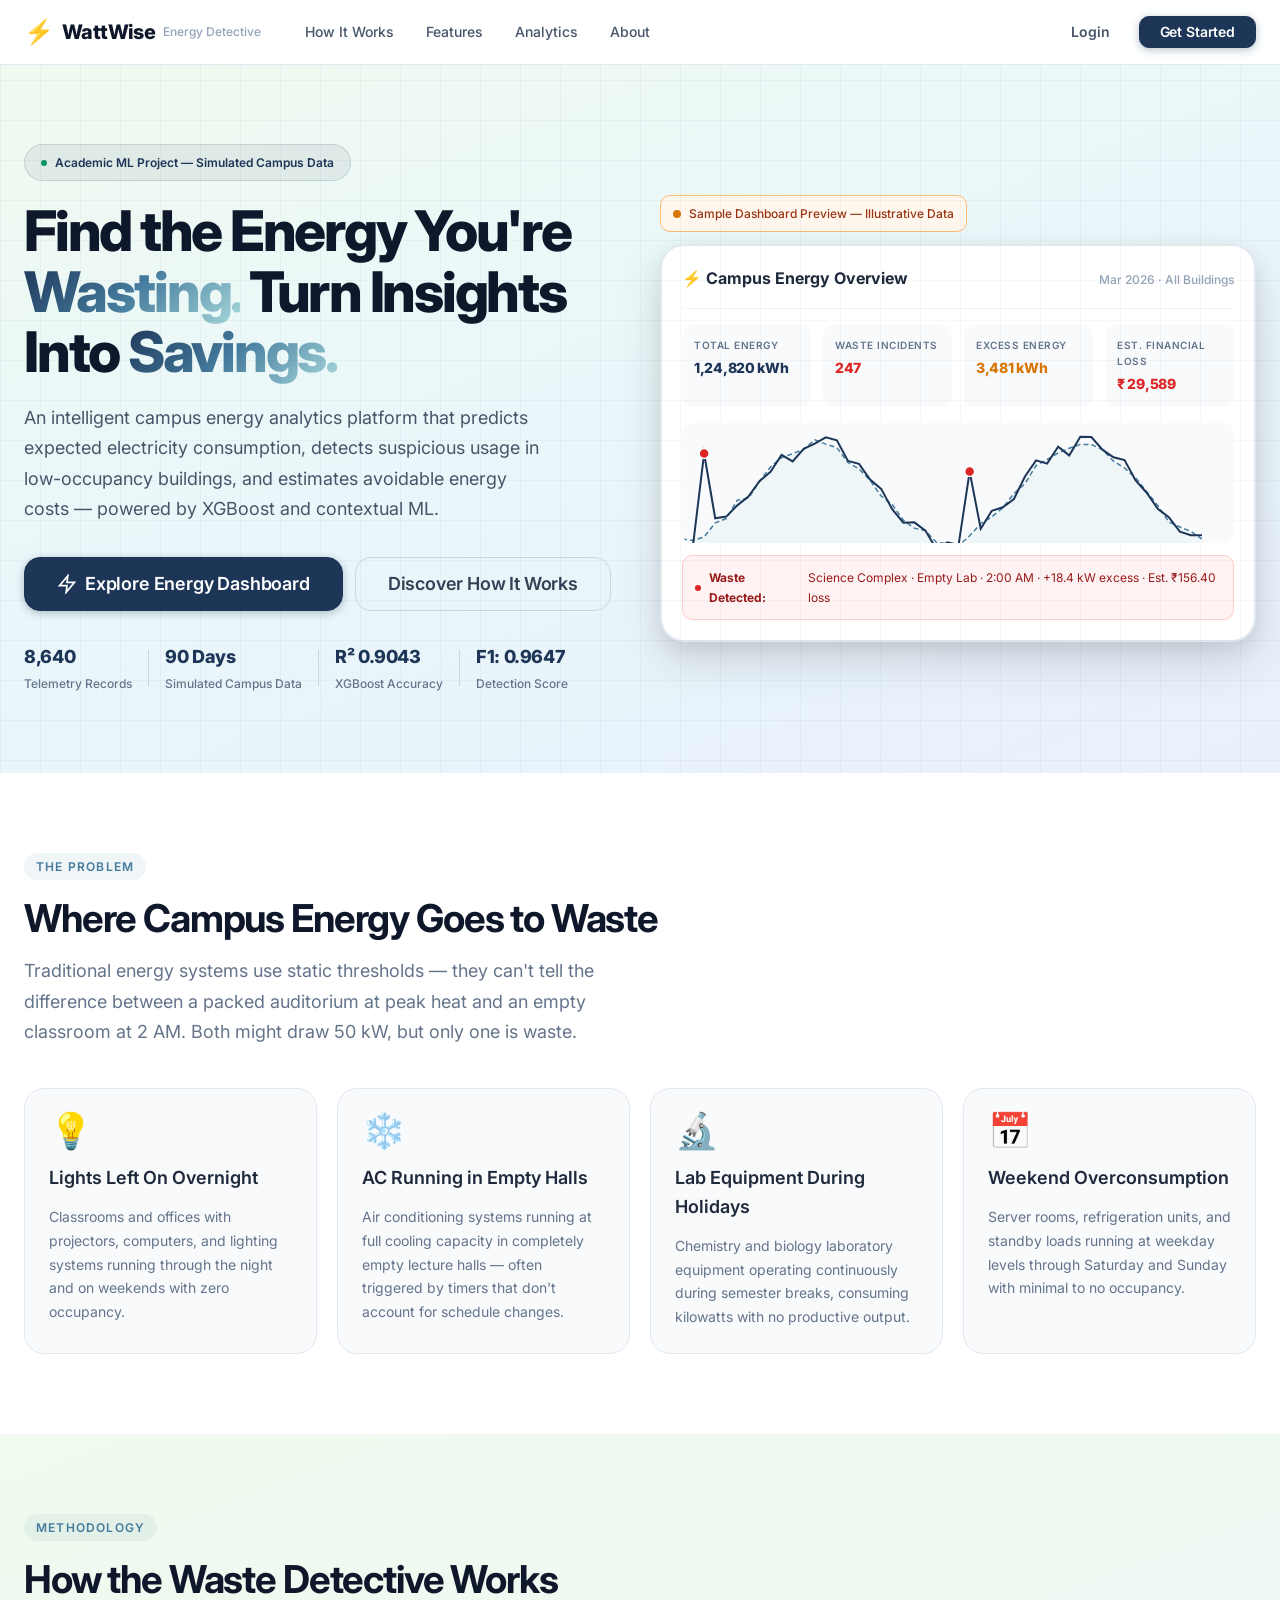
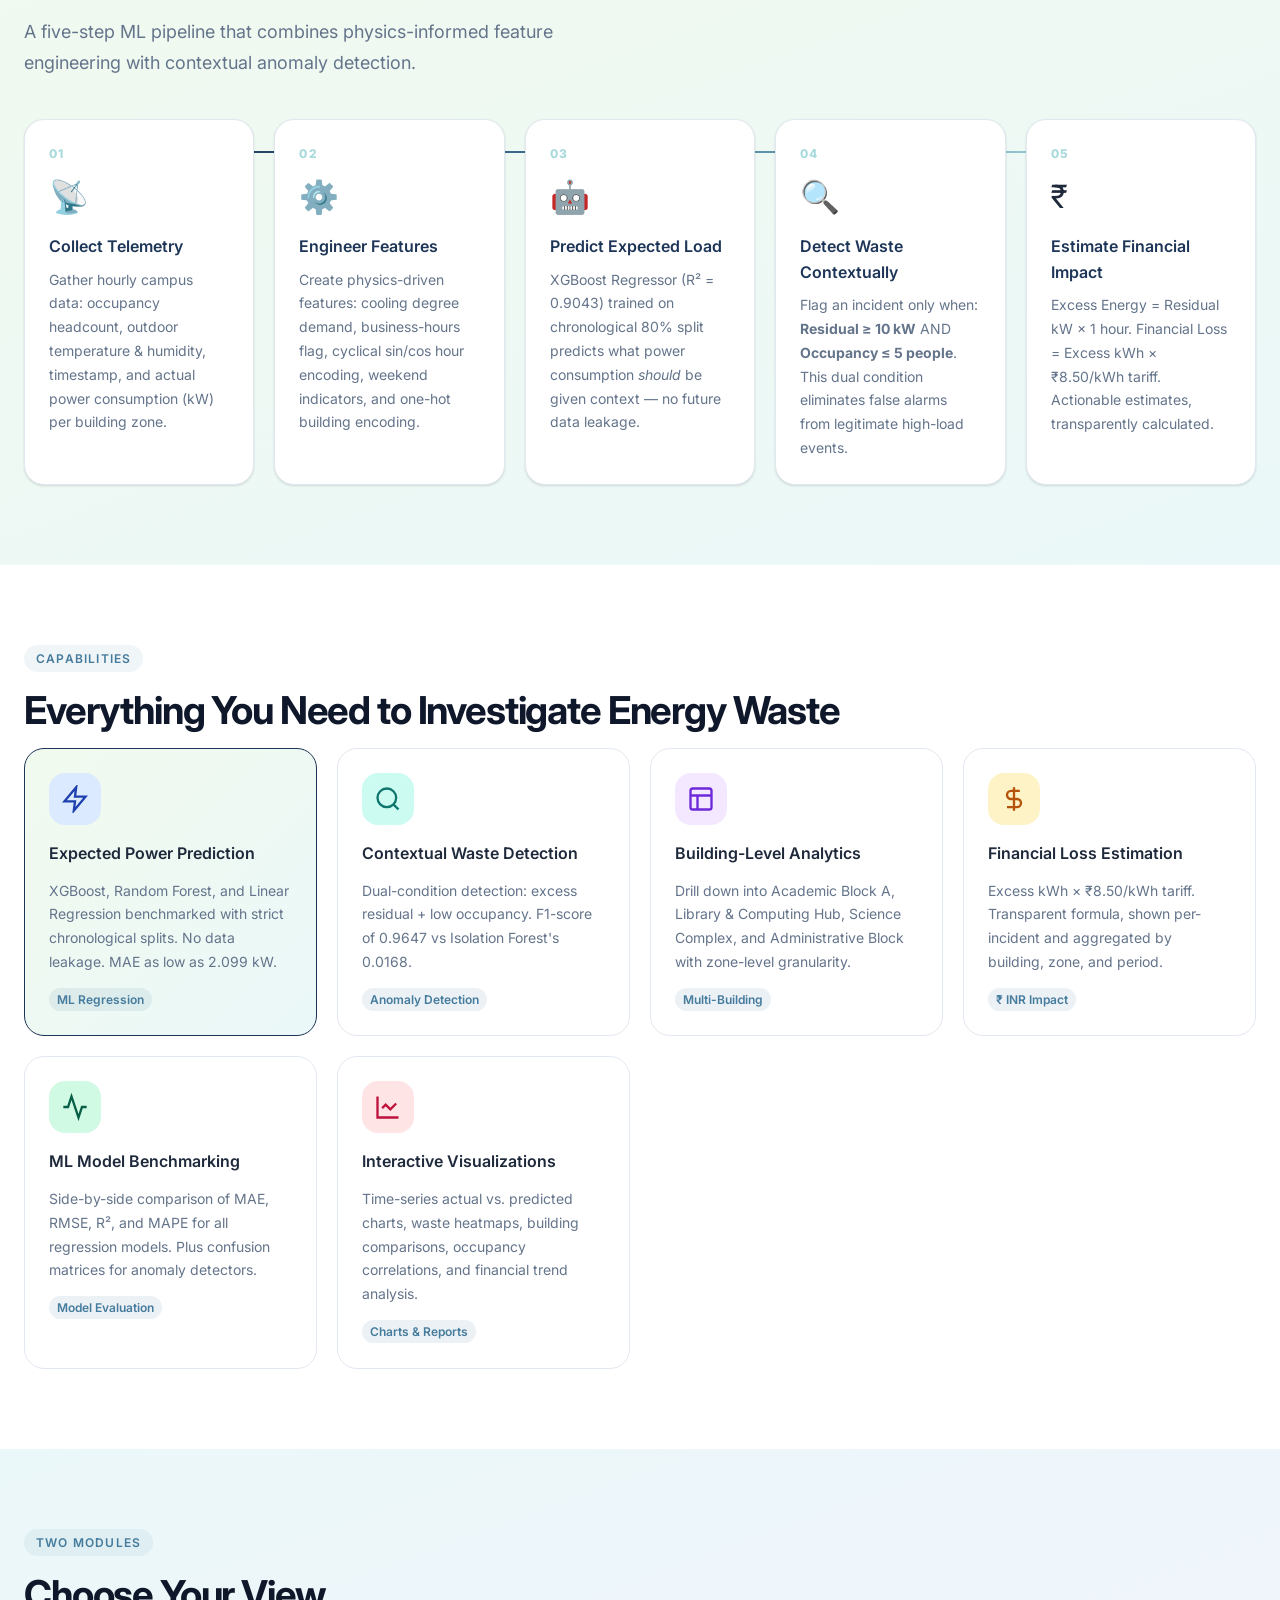
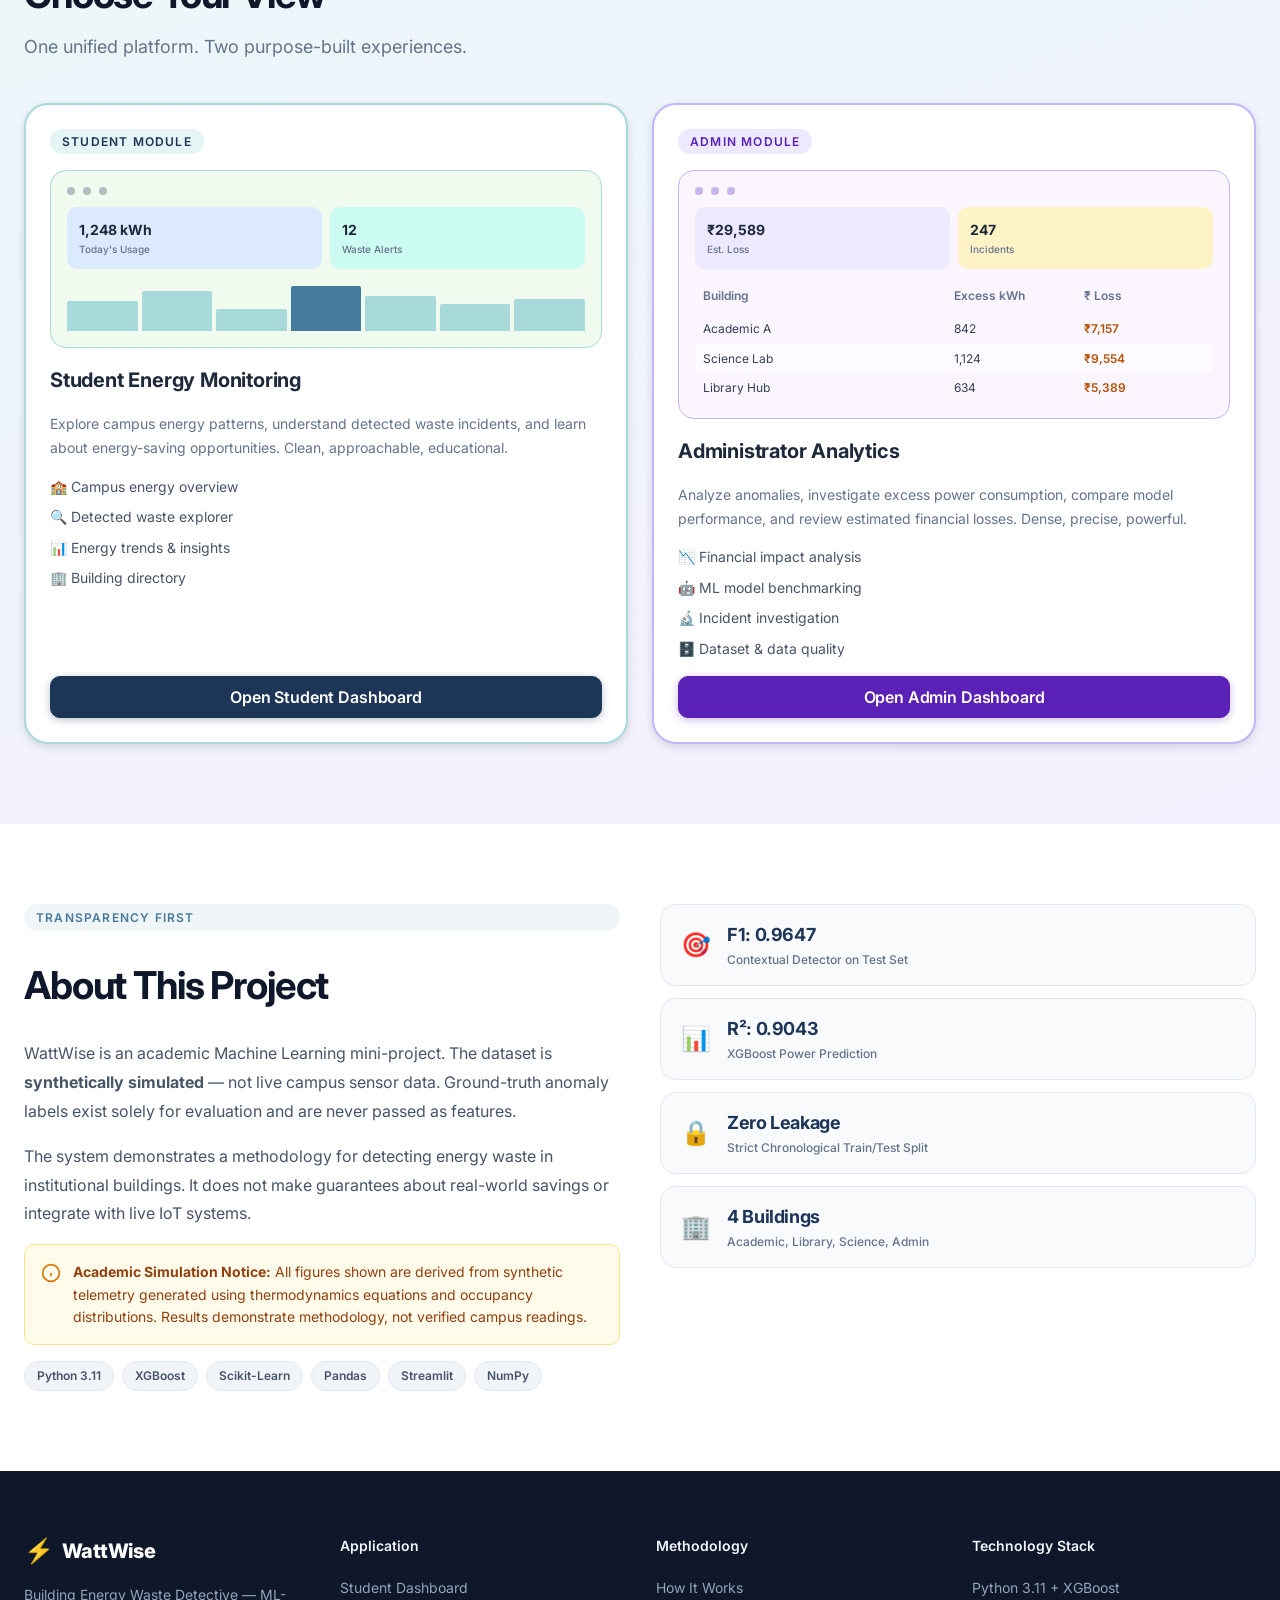
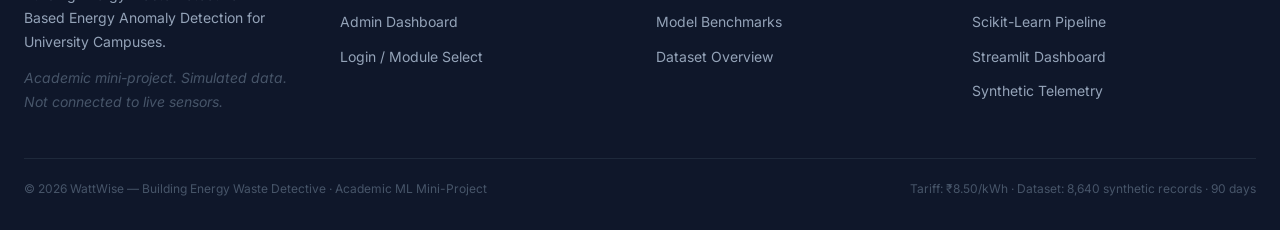
<file: frontend/index.html>
<!DOCTYPE html>
<html lang="en">
<head>
  <meta charset="UTF-8" />
  <meta name="viewport" content="width=device-width, initial-scale=1.0" />
  <title>WattWise — Building Energy Waste Detective</title>
  <meta name="description" content="An intelligent campus energy analytics platform that predicts expected electricity consumption, detects suspicious usage in low-occupancy buildings, and estimates avoidable energy costs in Indian Rupees." />
  <link rel="preconnect" href="https://fonts.googleapis.com" />
  <link rel="preconnect" href="https://fonts.gstatic.com" crossorigin />
  <link href="https://fonts.googleapis.com/css2?family=Inter:wght@300;400;500;600;700;800;900&display=swap" rel="stylesheet" />
  <link rel="stylesheet" href="css/design-system.css" />
  <link rel="stylesheet" href="css/landing.css" />
  <link rel="icon" type="image/svg+xml" href="data:image/svg+xml,<svg xmlns='http://www.w3.org/2000/svg' viewBox='0 0 100 100'><text y='.9em' font-size='90'>⚡</text></svg>" />
</head>
<body class="landing-body">

  <!-- ═══════════════════════════ NAVIGATION ═══════════════════════════ -->
  <nav class="landing-nav" id="main-nav" role="navigation" aria-label="Main navigation">
    <div class="nav-inner">
      <a href="index.html" class="nav-logo" aria-label="WattWise Home">
        <span class="logo-icon">⚡</span>
        <span class="logo-text">WattWise</span>
        <span class="logo-sub">Energy Detective</span>
      </a>
      <ul class="nav-links" role="list">
        <li><a href="#how-it-works" class="nav-link">How It Works</a></li>
        <li><a href="#features" class="nav-link">Features</a></li>
        <li><a href="#analytics" class="nav-link">Analytics</a></li>
        <li><a href="#about" class="nav-link">About</a></li>
      </ul>
      <div class="nav-actions">
        <a href="auth.html" class="btn btn-ghost" id="nav-login-btn">Login</a>
        <a href="auth.html" class="btn btn-primary" id="nav-get-started-btn">Get Started</a>
      </div>
      <button class="nav-hamburger" id="nav-hamburger" aria-label="Toggle navigation menu" aria-expanded="false">
        <span></span><span></span><span></span>
      </button>
    </div>
    <div class="nav-mobile-menu" id="nav-mobile-menu" role="menu">
      <a href="#how-it-works" class="nav-mobile-link" role="menuitem">How It Works</a>
      <a href="#features" class="nav-mobile-link" role="menuitem">Features</a>
      <a href="#analytics" class="nav-mobile-link" role="menuitem">Analytics</a>
      <a href="#about" class="nav-mobile-link" role="menuitem">About</a>
      <a href="auth.html" class="btn btn-primary nav-mobile-cta" role="menuitem">Get Started</a>
    </div>
  </nav>

  <!-- ═══════════════════════════ HERO ═══════════════════════════ -->
  <section class="hero" aria-label="Hero section">
    <div class="hero-bg-grid"></div>
    <div class="container">
      <div class="hero-content">
        <div class="hero-badge">
          <span class="badge-dot"></span>
          <span>Academic ML Project — Simulated Campus Data</span>
        </div>
        <h1 class="hero-headline">
          Find the Energy You're<br />
          <span class="headline-gradient">Wasting.</span> Turn Insights<br />
          Into <span class="headline-gradient">Savings.</span>
        </h1>
        <p class="hero-subtext">
          An intelligent campus energy analytics platform that predicts expected electricity
          consumption, detects suspicious usage in low-occupancy buildings, and estimates
          avoidable energy costs — powered by XGBoost and contextual ML.
        </p>
        <div class="hero-actions">
          <a href="auth.html" class="btn btn-primary btn-xl" id="hero-explore-btn">
            <svg width="20" height="20" viewBox="0 0 24 24" fill="none" stroke="currentColor" stroke-width="2"><path d="M13 2L3 14h9l-1 8 10-12h-9l1-8z"/></svg>
            Explore Energy Dashboard
          </a>
          <a href="#how-it-works" class="btn btn-outline btn-xl" id="hero-how-btn">
            Discover How It Works
          </a>
        </div>
        <div class="hero-stats">
          <div class="hero-stat">
            <span class="stat-value">8,640</span>
            <span class="stat-label">Telemetry Records</span>
          </div>
          <div class="hero-stat-divider"></div>
          <div class="hero-stat">
            <span class="stat-value">90 Days</span>
            <span class="stat-label">Simulated Campus Data</span>
          </div>
          <div class="hero-stat-divider"></div>
          <div class="hero-stat">
            <span class="stat-value">R² 0.9043</span>
            <span class="stat-label">XGBoost Accuracy</span>
          </div>
          <div class="hero-stat-divider"></div>
          <div class="hero-stat">
            <span class="stat-value">F1: 0.9647</span>
            <span class="stat-label">Detection Score</span>
          </div>
        </div>
      </div>

      <!-- Dashboard Preview Card -->
      <div class="hero-preview" aria-label="Dashboard preview (illustrative)">
        <div class="preview-label">
          <span class="badge-dot-amber"></span>
          Sample Dashboard Preview — Illustrative Data
        </div>
        <div class="preview-card">
          <div class="preview-header">
            <span class="preview-title">⚡ Campus Energy Overview</span>
            <span class="preview-period">Mar 2026 · All Buildings</span>
          </div>
          <div class="preview-kpis">
            <div class="preview-kpi">
              <div class="pkpi-label">Total Energy</div>
              <div class="pkpi-value blue">1,24,820 kWh</div>
            </div>
            <div class="preview-kpi">
              <div class="pkpi-label">Waste Incidents</div>
              <div class="pkpi-value red">247</div>
            </div>
            <div class="preview-kpi">
              <div class="pkpi-label">Excess Energy</div>
              <div class="pkpi-value amber">3,481 kWh</div>
            </div>
            <div class="preview-kpi">
              <div class="pkpi-label">Est. Financial Loss</div>
              <div class="pkpi-value red">₹ 29,589</div>
            </div>
          </div>
          <div class="preview-chart" aria-hidden="true">
            <canvas id="previewChart" width="520" height="140"></canvas>
          </div>
          <div class="preview-alert">
            <span class="alert-dot"></span>
            <strong>Waste Detected:</strong> Science Complex · Empty Lab · 2:00 AM · +18.4 kW excess · Est. ₹156.40 loss
          </div>
        </div>
      </div>
    </div>
  </section>

  <!-- ═══════════════════════════ PROBLEM STATEMENT ═══════════════════════════ -->
  <section class="problem-section" id="problem" aria-label="Problem statement">
    <div class="container">
      <div class="section-label">The Problem</div>
      <h2 class="section-title">Where Campus Energy Goes to Waste</h2>
      <p class="section-sub">Traditional energy systems use static thresholds — they can't tell the difference between a packed auditorium at peak heat and an empty classroom at 2 AM. Both might draw 50 kW, but only one is waste.</p>
      <div class="problem-grid">
        <div class="problem-card">
          <div class="problem-icon">💡</div>
          <h3>Lights Left On Overnight</h3>
          <p>Classrooms and offices with projectors, computers, and lighting systems running through the night and on weekends with zero occupancy.</p>
        </div>
        <div class="problem-card">
          <div class="problem-icon">❄️</div>
          <h3>AC Running in Empty Halls</h3>
          <p>Air conditioning systems running at full cooling capacity in completely empty lecture halls — often triggered by timers that don't account for schedule changes.</p>
        </div>
        <div class="problem-card">
          <div class="problem-icon">🔬</div>
          <h3>Lab Equipment During Holidays</h3>
          <p>Chemistry and biology laboratory equipment operating continuously during semester breaks, consuming kilowatts with no productive output.</p>
        </div>
        <div class="problem-card">
          <div class="problem-icon">📅</div>
          <h3>Weekend Overconsumption</h3>
          <p>Server rooms, refrigeration units, and standby loads running at weekday levels through Saturday and Sunday with minimal to no occupancy.</p>
        </div>
      </div>
    </div>
  </section>

  <!-- ═══════════════════════════ HOW IT WORKS ═══════════════════════════ -->
  <section class="how-section" id="how-it-works" aria-label="How the system works">
    <div class="container">
      <div class="section-label">Methodology</div>
      <h2 class="section-title">How the Waste Detective Works</h2>
      <p class="section-sub">A five-step ML pipeline that combines physics-informed feature engineering with contextual anomaly detection.</p>
      <div class="steps-wrapper">
        <div class="step-connector" aria-hidden="true"></div>
        <div class="steps-grid">
          <div class="step-card">
            <div class="step-number">01</div>
            <div class="step-icon">📡</div>
            <h3>Collect Telemetry</h3>
            <p>Gather hourly campus data: occupancy headcount, outdoor temperature & humidity, timestamp, and actual power consumption (kW) per building zone.</p>
          </div>
          <div class="step-card">
            <div class="step-number">02</div>
            <div class="step-icon">⚙️</div>
            <h3>Engineer Features</h3>
            <p>Create physics-driven features: cooling degree demand, business-hours flag, cyclical sin/cos hour encoding, weekend indicators, and one-hot building encoding.</p>
          </div>
          <div class="step-card">
            <div class="step-number">03</div>
            <div class="step-icon">🤖</div>
            <h3>Predict Expected Load</h3>
            <p>XGBoost Regressor (R² = 0.9043) trained on chronological 80% split predicts what power consumption <em>should</em> be given context — no future data leakage.</p>
          </div>
          <div class="step-card">
            <div class="step-number">04</div>
            <div class="step-icon">🔍</div>
            <h3>Detect Waste Contextually</h3>
            <p>Flag an incident only when: <strong>Residual ≥ 10 kW</strong> AND <strong>Occupancy ≤ 5 people</strong>. This dual condition eliminates false alarms from legitimate high-load events.</p>
          </div>
          <div class="step-card">
            <div class="step-number">05</div>
            <div class="step-icon">₹</div>
            <h3>Estimate Financial Impact</h3>
            <p>Excess Energy = Residual kW × 1 hour. Financial Loss = Excess kWh × ₹8.50/kWh tariff. Actionable estimates, transparently calculated.</p>
          </div>
        </div>
      </div>
    </div>
  </section>

  <!-- ═══════════════════════════ FEATURES ═══════════════════════════ -->
  <section class="features-section" id="features" aria-label="Key features">
    <div class="container">
      <div class="section-label">Capabilities</div>
      <h2 class="section-title">Everything You Need to Investigate Energy Waste</h2>
      <div class="features-grid">
        <div class="feature-card feature-card--primary">
          <div class="feature-icon-wrap blue">
            <svg width="28" height="28" viewBox="0 0 24 24" fill="none" stroke="currentColor" stroke-width="2"><path d="M13 2L3 14h9l-1 8 10-12h-9l1-8z"/></svg>
          </div>
          <h3>Expected Power Prediction</h3>
          <p>XGBoost, Random Forest, and Linear Regression benchmarked with strict chronological splits. No data leakage. MAE as low as 2.099 kW.</p>
          <div class="feature-tag">ML Regression</div>
        </div>
        <div class="feature-card">
          <div class="feature-icon-wrap teal">
            <svg width="28" height="28" viewBox="0 0 24 24" fill="none" stroke="currentColor" stroke-width="2"><circle cx="11" cy="11" r="8"/><path d="m21 21-4.35-4.35"/></svg>
          </div>
          <h3>Contextual Waste Detection</h3>
          <p>Dual-condition detection: excess residual + low occupancy. F1-score of 0.9647 vs Isolation Forest's 0.0168.</p>
          <div class="feature-tag">Anomaly Detection</div>
        </div>
        <div class="feature-card">
          <div class="feature-icon-wrap purple">
            <svg width="28" height="28" viewBox="0 0 24 24" fill="none" stroke="currentColor" stroke-width="2"><rect width="18" height="18" x="3" y="3" rx="2"/><path d="M3 9h18M9 21V9"/></svg>
          </div>
          <h3>Building-Level Analytics</h3>
          <p>Drill down into Academic Block A, Library & Computing Hub, Science Complex, and Administrative Block with zone-level granularity.</p>
          <div class="feature-tag">Multi-Building</div>
        </div>
        <div class="feature-card">
          <div class="feature-icon-wrap amber">
            <svg width="28" height="28" viewBox="0 0 24 24" fill="none" stroke="currentColor" stroke-width="2"><path d="M12 2v20M17 5H9.5a3.5 3.5 0 0 0 0 7h5a3.5 3.5 0 0 1 0 7H6"/></svg>
          </div>
          <h3>Financial Loss Estimation</h3>
          <p>Excess kWh × ₹8.50/kWh tariff. Transparent formula, shown per-incident and aggregated by building, zone, and period.</p>
          <div class="feature-tag">₹ INR Impact</div>
        </div>
        <div class="feature-card">
          <div class="feature-icon-wrap green">
            <svg width="28" height="28" viewBox="0 0 24 24" fill="none" stroke="currentColor" stroke-width="2"><polyline points="22 12 18 12 15 21 9 3 6 12 2 12"/></svg>
          </div>
          <h3>ML Model Benchmarking</h3>
          <p>Side-by-side comparison of MAE, RMSE, R², and MAPE for all regression models. Plus confusion matrices for anomaly detectors.</p>
          <div class="feature-tag">Model Evaluation</div>
        </div>
        <div class="feature-card">
          <div class="feature-icon-wrap rose">
            <svg width="28" height="28" viewBox="0 0 24 24" fill="none" stroke="currentColor" stroke-width="2"><path d="M3 3v18h18"/><path d="m19 9-5 5-4-4-3 3"/></svg>
          </div>
          <h3>Interactive Visualizations</h3>
          <p>Time-series actual vs. predicted charts, waste heatmaps, building comparisons, occupancy correlations, and financial trend analysis.</p>
          <div class="feature-tag">Charts & Reports</div>
        </div>
      </div>
    </div>
  </section>

  <!-- ═══════════════════════════ ANALYTICS PREVIEW ═══════════════════════════ -->
  <section class="analytics-section" id="analytics" aria-label="Analytics preview">
    <div class="container">
      <div class="section-label">Two Modules</div>
      <h2 class="section-title">Choose Your View</h2>
      <p class="section-sub">One unified platform. Two purpose-built experiences.</p>
      <div class="modules-grid">
        <div class="module-card module-card--student">
          <div class="module-badge">Student Module</div>
          <div class="module-theme-preview student-preview">
            <div class="mp-nav">
              <div class="mp-nav-dot"></div><div class="mp-nav-dot"></div><div class="mp-nav-dot"></div>
            </div>
            <div class="mp-kpis">
              <div class="mp-kpi s-blue"><div class="mp-kpi-v">1,248 kWh</div><div class="mp-kpi-l">Today's Usage</div></div>
              <div class="mp-kpi s-mint"><div class="mp-kpi-v">12</div><div class="mp-kpi-l">Waste Alerts</div></div>
            </div>
            <div class="mp-bar-chart" aria-hidden="true">
              <div class="mp-bar" style="height:60%"></div><div class="mp-bar" style="height:80%"></div>
              <div class="mp-bar" style="height:45%"></div><div class="mp-bar mp-bar--accent" style="height:90%"></div>
              <div class="mp-bar" style="height:70%"></div><div class="mp-bar" style="height:55%"></div>
              <div class="mp-bar" style="height:65%"></div>
            </div>
          </div>
          <h3>Student Energy Monitoring</h3>
          <p>Explore campus energy patterns, understand detected waste incidents, and learn about energy-saving opportunities. Clean, approachable, educational.</p>
          <ul class="module-features">
            <li>🏫 Campus energy overview</li>
            <li>🔍 Detected waste explorer</li>
            <li>📊 Energy trends & insights</li>
            <li>🏢 Building directory</li>
          </ul>
          <a href="student-dashboard.html" class="btn btn-student btn-lg" id="open-student-btn">Open Student Dashboard</a>
        </div>

        <div class="module-card module-card--admin">
          <div class="module-badge module-badge--admin">Admin Module</div>
          <div class="module-theme-preview admin-preview">
            <div class="mp-nav">
              <div class="mp-nav-dot admin-dot"></div><div class="mp-nav-dot admin-dot"></div><div class="mp-nav-dot admin-dot"></div>
            </div>
            <div class="mp-kpis">
              <div class="mp-kpi a-purple"><div class="mp-kpi-v">₹29,589</div><div class="mp-kpi-l">Est. Loss</div></div>
              <div class="mp-kpi a-amber"><div class="mp-kpi-v">247</div><div class="mp-kpi-l">Incidents</div></div>
            </div>
            <div class="mp-table-preview" aria-hidden="true">
              <div class="mp-table-row mp-table-header"><span>Building</span><span>Excess kWh</span><span>₹ Loss</span></div>
              <div class="mp-table-row"><span>Academic A</span><span>842</span><span class="amber-text">₹7,157</span></div>
              <div class="mp-table-row"><span>Science Lab</span><span>1,124</span><span class="amber-text">₹9,554</span></div>
              <div class="mp-table-row"><span>Library Hub</span><span>634</span><span class="amber-text">₹5,389</span></div>
            </div>
          </div>
          <h3>Administrator Analytics</h3>
          <p>Analyze anomalies, investigate excess power consumption, compare model performance, and review estimated financial losses. Dense, precise, powerful.</p>
          <ul class="module-features">
            <li>📉 Financial impact analysis</li>
            <li>🤖 ML model benchmarking</li>
            <li>🔬 Incident investigation</li>
            <li>🗄️ Dataset & data quality</li>
          </ul>
          <a href="admin-dashboard.html" class="btn btn-admin btn-lg" id="open-admin-btn">Open Admin Dashboard</a>
        </div>
      </div>
    </div>
  </section>

  <!-- ═══════════════════════════ ABOUT / TRANSPARENCY ═══════════════════════════ -->
  <section class="about-section" id="about" aria-label="About the project">
    <div class="container">
      <div class="about-grid">
        <div class="about-content">
          <div class="section-label">Transparency First</div>
          <h2 class="section-title">About This Project</h2>
          <p>WattWise is an academic Machine Learning mini-project. The dataset is <strong>synthetically simulated</strong> — not live campus sensor data. Ground-truth anomaly labels exist solely for evaluation and are never passed as features.</p>
          <p>The system demonstrates a methodology for detecting energy waste in institutional buildings. It does not make guarantees about real-world savings or integrate with live IoT systems.</p>
          <div class="about-notice">
            <svg width="20" height="20" viewBox="0 0 24 24" fill="none" stroke="currentColor" stroke-width="2"><circle cx="12" cy="12" r="10"/><path d="M12 16v-4M12 8h.01"/></svg>
            <span><strong>Academic Simulation Notice:</strong> All figures shown are derived from synthetic telemetry generated using thermodynamics equations and occupancy distributions. Results demonstrate methodology, not verified campus readings.</span>
          </div>
          <div class="tech-stack">
            <span class="tech-badge">Python 3.11</span>
            <span class="tech-badge">XGBoost</span>
            <span class="tech-badge">Scikit-Learn</span>
            <span class="tech-badge">Pandas</span>
            <span class="tech-badge">Streamlit</span>
            <span class="tech-badge">NumPy</span>
          </div>
        </div>
        <div class="about-metrics">
          <div class="metric-highlight">
            <div class="mh-icon">🎯</div>
            <div class="mh-content">
              <div class="mh-value">F1: 0.9647</div>
              <div class="mh-label">Contextual Detector on Test Set</div>
            </div>
          </div>
          <div class="metric-highlight">
            <div class="mh-icon">📊</div>
            <div class="mh-content">
              <div class="mh-value">R²: 0.9043</div>
              <div class="mh-label">XGBoost Power Prediction</div>
            </div>
          </div>
          <div class="metric-highlight">
            <div class="mh-icon">🔒</div>
            <div class="mh-content">
              <div class="mh-value">Zero Leakage</div>
              <div class="mh-label">Strict Chronological Train/Test Split</div>
            </div>
          </div>
          <div class="metric-highlight">
            <div class="mh-icon">🏢</div>
            <div class="mh-content">
              <div class="mh-value">4 Buildings</div>
              <div class="mh-label">Academic, Library, Science, Admin</div>
            </div>
          </div>
        </div>
      </div>
    </div>
  </section>

  <!-- ═══════════════════════════ FOOTER ═══════════════════════════ -->
  <footer class="landing-footer" role="contentinfo">
    <div class="container">
      <div class="footer-grid">
        <div class="footer-brand">
          <div class="nav-logo">
            <span class="logo-icon">⚡</span>
            <span class="logo-text">WattWise</span>
          </div>
          <p>Building Energy Waste Detective — ML-Based Energy Anomaly Detection for University Campuses.</p>
          <p class="footer-disclaimer">Academic mini-project. Simulated data. Not connected to live sensors.</p>
        </div>
        <div class="footer-links">
          <h4>Application</h4>
          <a href="student-dashboard.html">Student Dashboard</a>
          <a href="admin-dashboard.html">Admin Dashboard</a>
          <a href="auth.html">Login / Module Select</a>
        </div>
        <div class="footer-links">
          <h4>Methodology</h4>
          <a href="#how-it-works">How It Works</a>
          <a href="admin-dashboard.html#models">Model Benchmarks</a>
          <a href="admin-dashboard.html#dataset">Dataset Overview</a>
        </div>
        <div class="footer-links">
          <h4>Technology Stack</h4>
          <a href="#">Python 3.11 + XGBoost</a>
          <a href="#">Scikit-Learn Pipeline</a>
          <a href="#">Streamlit Dashboard</a>
          <a href="#">Synthetic Telemetry</a>
        </div>
      </div>
      <div class="footer-bottom">
        <span>© 2026 WattWise — Building Energy Waste Detective · Academic ML Mini-Project</span>
        <span>Tariff: ₹8.50/kWh · Dataset: 8,640 synthetic records · 90 days</span>
      </div>
    </div>
  </footer>

  <script src="js/landing.js"></script>
</body>
</html>
</file>
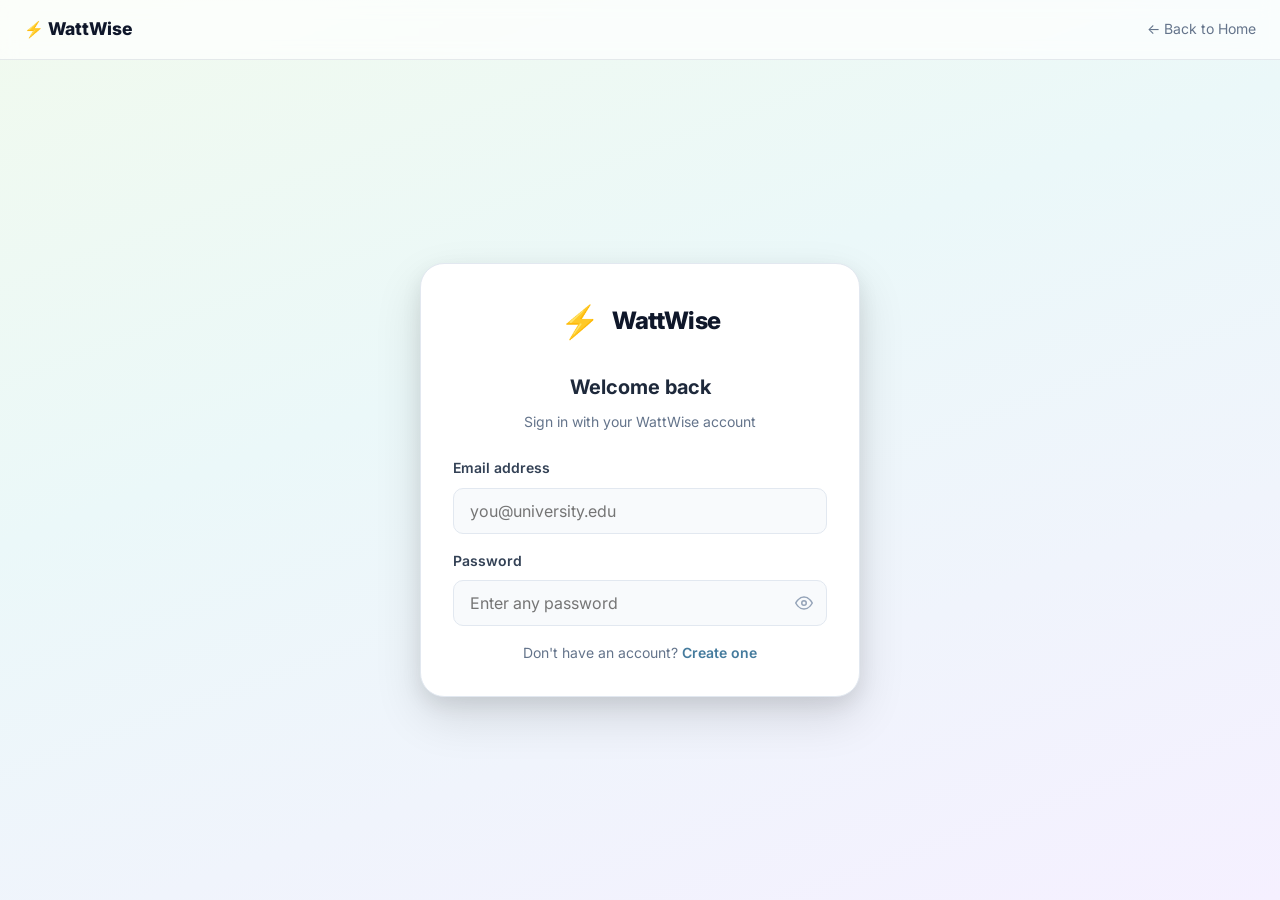
<file: frontend/auth.html>
<!DOCTYPE html>
<html lang="en">
<head>
  <meta charset="UTF-8" />
  <meta name="viewport" content="width=device-width, initial-scale=1.0" />
  <title>Login — WattWise Energy Detective</title>
  <link rel="preconnect" href="https://fonts.googleapis.com" />
  <link href="https://fonts.googleapis.com/css2?family=Inter:wght@300;400;500;600;700;800;900&display=swap" rel="stylesheet" />
  <link rel="stylesheet" href="css/design-system.css" />
  <link rel="icon" type="image/svg+xml" href="data:image/svg+xml,<svg xmlns='http://www.w3.org/2000/svg' viewBox='0 0 100 100'><text y='.9em' font-size='90'>⚡</text></svg>" />
  <style>
    body {
      background: linear-gradient(160deg, #F1FAEE 0%, #EBF8F9 40%, #F5F0FF 100%);
      min-height: 100vh;
      display: flex;
      flex-direction: column;
    }
    /* ── Auth screen ── */
    .auth-page { flex: 1; display: flex; flex-direction: column; }
    .auth-nav {
      height: 60px; display: flex; align-items: center;
      padding: 0 var(--space-6); border-bottom: 1px solid rgba(29,53,87,0.1);
      background: rgba(255,255,255,0.7); backdrop-filter: blur(8px);
    }
    .auth-main {
      flex: 1; display: flex; align-items: center; justify-content: center;
      padding: var(--space-8) var(--space-4);
    }
    .auth-card {
      background: #fff; border-radius: var(--radius-2xl);
      border: 1.5px solid var(--neutral-200); box-shadow: var(--shadow-xl);
      padding: var(--space-8) var(--space-8);
      width: 100%; max-width: 440px;
    }
    .auth-logo {
      display: flex; align-items: center; gap: var(--space-3);
      justify-content: center; margin-bottom: var(--space-6);
    }
    .auth-logo-icon { font-size: 2rem; }
    .auth-logo-name { font-size: var(--text-2xl); font-weight: var(--weight-extrabold); color: var(--neutral-900); letter-spacing: -0.03em; }
    .auth-title { text-align: center; font-size: var(--text-xl); font-weight: var(--weight-bold); color: var(--neutral-800); margin-bottom: var(--space-2); }
    .auth-sub   { text-align: center; font-size: var(--text-sm); color: var(--neutral-500); margin-bottom: var(--space-6); }
    .form-group { margin-bottom: var(--space-4); }
    .form-label { display: block; font-size: var(--text-sm); font-weight: var(--weight-semibold); color: var(--neutral-700); margin-bottom: var(--space-2); }
    .form-input {
      width: 100%; padding: var(--space-3) var(--space-4); border-radius: var(--radius-md);
      border: 1.5px solid var(--neutral-200); background: var(--neutral-50);
      font-size: var(--text-base); color: var(--neutral-800); transition: all var(--transition-fast);
      font-family: inherit;
    }
    .form-input:focus { outline: none; border-color: #457B9D; background: #fff; box-shadow: 0 0 0 3px rgba(69,123,157,0.15); }
    .form-input.error { border-color: var(--color-danger); }
    .form-error { font-size: var(--text-xs); color: var(--color-danger); margin-top: var(--space-1); display: none; }
    .form-error.visible { display: block; }
    .input-wrap { position: relative; }
    .input-eye {
      position: absolute; right: var(--space-3); top: 50%; transform: translateY(-50%);
      background: none; border: none; cursor: pointer; color: var(--neutral-400); padding: 2px;
    }
    .input-eye:hover { color: var(--neutral-600); }
    .form-submit {
      width: 100%; padding: var(--space-3) var(--space-5); border-radius: var(--radius-md);
      background: #1D3557; color: #fff; font-size: var(--text-base); font-weight: var(--weight-semibold);
      border: none; cursor: pointer; transition: all var(--transition-base); margin-top: var(--space-2);
      font-family: inherit; letter-spacing: -0.01em;
    }
    .form-submit:hover { background: #16304f; transform: translateY(-1px); box-shadow: 0 4px 14px rgba(29,53,87,0.4); }
    .form-submit:active { transform: none; }
    .auth-divider { display: flex; align-items: center; gap: var(--space-3); margin: var(--space-5) 0; }
    .auth-divider::before, .auth-divider::after { content: ''; flex: 1; height: 1px; background: var(--neutral-200); }
    .auth-divider span { font-size: var(--text-xs); color: var(--neutral-400); font-weight: var(--weight-medium); }
    .auth-demo-note {
      padding: var(--space-3) var(--space-4); background: #FFFBEB; border: 1px solid #FDE68A;
      border-radius: var(--radius-md); font-size: var(--text-xs); color: #92400E;
      margin-bottom: var(--space-4); line-height: 1.6;
    }

    /* ── Module selection screen ── */
    .module-select-screen { display: none; }
    .module-select-screen.active { display: block; }
    .login-screen { display: block; }
    .login-screen.hidden { display: none; }

    .module-select-card {
      background: #fff; border-radius: var(--radius-2xl);
      border: 1.5px solid var(--neutral-200); box-shadow: var(--shadow-xl);
      padding: var(--space-8); width: 100%; max-width: 720px;
    }
    .module-select-title { text-align: center; font-size: var(--text-2xl); font-weight: var(--weight-bold); color: var(--neutral-800); margin-bottom: var(--space-2); }
    .module-select-sub   { text-align: center; font-size: var(--text-sm); color: var(--neutral-500); margin-bottom: var(--space-6); }
    .module-options { display: grid; grid-template-columns: 1fr 1fr; gap: var(--space-5); }
    @media (max-width: 600px) { .module-options { grid-template-columns: 1fr; } }

    .module-option {
      border: 2px solid var(--neutral-200); border-radius: var(--radius-xl);
      padding: var(--space-6); cursor: pointer; transition: all var(--transition-base);
      display: flex; flex-direction: column; gap: var(--space-3); text-align: left;
      background: #fff; position: relative; overflow: hidden;
      text-decoration: none; color: inherit;
    }
    .module-option:hover { transform: translateY(-3px); box-shadow: var(--shadow-lg); }
    .module-option--student { border-color: #A8DADC; }
    .module-option--student:hover { border-color: #457B9D; background: #EBF8F9; }
    .module-option--admin { border-color: #C4B5FD; }
    .module-option--admin:hover { border-color: #7C3AED; background: #FAF5FF; }

    .module-opt-badge {
      display: inline-block; font-size: var(--text-xs); font-weight: var(--weight-semibold);
      text-transform: uppercase; letter-spacing: 0.1em; padding: 3px var(--space-3);
      border-radius: var(--radius-full); width: fit-content;
    }
    .badge-student { background: rgba(168,218,220,0.3); color: #1D3557; }
    .badge-admin   { background: rgba(196,181,253,0.3); color: #5B21B6; }

    .module-opt-icon { font-size: 2.5rem; line-height: 1; }
    .module-opt-title { font-size: var(--text-lg); font-weight: var(--weight-bold); color: var(--neutral-800); }
    .module-opt-desc  { font-size: var(--text-sm); color: var(--neutral-500); line-height: 1.6; }
    .module-opt-cta {
      display: inline-flex; align-items: center; gap: var(--space-2);
      font-size: var(--text-sm); font-weight: var(--weight-semibold);
      padding: var(--space-2) var(--space-4); border-radius: var(--radius-md);
      border: none; cursor: pointer; transition: all var(--transition-fast);
      margin-top: auto; text-decoration: none;
    }
    .cta-student { background: #1D3557; color: #fff; }
    .cta-student:hover { background: #16304f; }
    .cta-admin   { background: #5B21B6; color: #fff; }
    .cta-admin:hover { background: #4c1d95; }
    .module-opt-features { display: flex; flex-direction: column; gap: var(--space-2); }
    .module-opt-features li { font-size: var(--text-xs); color: var(--neutral-600); }

    .module-select-back {
      text-align: center; margin-top: var(--space-4);
      font-size: var(--text-sm); color: var(--neutral-400); cursor: pointer;
      background: none; border: none; font-family: inherit; display: block; width: 100%;
    }
    .module-select-back:hover { color: var(--neutral-600); }
  </style>
</head>
<body>
<div class="auth-page">
  <!-- Simple nav -->
  <nav class="auth-nav">
    <a href="index.html" class="nav-logo" style="text-decoration:none">
      <span class="logo-icon">⚡</span>
      <span class="logo-text" style="font-size:1.1rem;font-weight:800;color:var(--neutral-900)">WattWise</span>
    </a>
    <a href="index.html" style="margin-left:auto;font-size:var(--text-sm);color:var(--neutral-500)">← Back to Home</a>
  </nav>

  <main class="auth-main" id="auth-main">

    <!-- ══ LOGIN CARD ══ -->
    <div class="auth-card login-screen" id="login-screen">
      <div class="auth-logo">
        <span class="auth-logo-icon">⚡</span>
        <span class="auth-logo-name">WattWise</span>
      </div>
      <h1 class="auth-title">Welcome back</h1>
      <p class="auth-sub">Sign in with your WattWise account</p>

      <form id="login-form" novalidate>
        <div class="form-group">
          <label for="email" class="form-label">Email address</label>
          <input type="email" id="email" name="email" class="form-input"
                 placeholder="you@university.edu" autocomplete="email" required />
          <span class="form-error" id="email-error">Please enter a valid email address.</span>
        </div>
        <div class="form-group">
          <label for="password" class="form-label">Password</label>
          <div class="input-wrap">
            <input type="password" id="password" name="password" class="form-input"
                   placeholder="Enter any password" autocomplete="current-password" required />
            <button type="button" class="input-eye" id="eye-toggle" aria-label="Toggle password visibility">
              <svg id="eye-icon" width="18" height="18" viewBox="0 0 24 24" fill="none" stroke="currentColor" stroke-width="2">
                <path d="M1 12s4-8 11-8 11 8 11 8-4 8-11 8-11-8-11-8z"/>
                <circle cx="12" cy="12" r="3"/>
              </svg>
            </button>
          </div>
          <span class="form-error" id="pw-error">Password must be at least 4 characters.</span>
        </div>
        <p style="text-align:center;margin-top:var(--space-4);font-size:var(--text-sm);color:var(--neutral-500)">
          Don't have an account? <a href="#" id="register-link" style="color:#457B9D;font-weight:600">Create one</a>
        </p>
      </div>

    <!-- ══ MODULE SELECTION CARD ══ -->
    <div class="module-select-card module-select-screen" id="module-select">
      <h1 class="module-select-title">Choose Your Module</h1>
      <p class="module-select-sub">
        Choose the module that matches your role.
        Your role determines what data and controls you can access.
      </p>

      <div class="module-options">
        <!-- Student -->
        <a href="student-dashboard.html" class="module-option module-option--student" id="student-module-btn">
          <span class="module-opt-badge badge-student">Student Module</span>
          <span class="module-opt-icon">🎓</span>
          <span class="module-opt-title">Student Energy Monitoring</span>
          <p class="module-opt-desc">
            Explore campus energy consumption, understand detected waste incidents,
            and view building-level sustainability insights. Clean, approachable interface.
          </p>
          <ul class="module-opt-features">
            <li>🏫 Campus energy overview & trends</li>
            <li>🔍 Detected waste explorer</li>
            <li>🏢 Building directory & analytics</li>
            <li>📊 Energy insights & patterns</li>
          </ul>
          <span class="module-opt-cta cta-student">
            Open Student Dashboard
            <svg width="16" height="16" viewBox="0 0 24 24" fill="none" stroke="currentColor" stroke-width="2"><path d="M5 12h14M12 5l7 7-7 7"/></svg>
          </span>
        </a>

        <!-- Admin -->
        <a href="admin-dashboard.html" class="module-option module-option--admin" id="admin-module-btn">
          <span class="module-opt-badge badge-admin">Admin Module</span>
          <span class="module-opt-icon">🛠️</span>
          <span class="module-opt-title">Administrator Analytics</span>
          <p class="module-opt-desc">
            Analyze anomalies, investigate excess power consumption, compare ML model performance,
            and review estimated financial losses. Data-dense, analytical interface.
          </p>
          <ul class="module-opt-features">
            <li>📉 Financial impact analysis</li>
            <li>🤖 ML model benchmarking (XGBoost, RF, LR)</li>
            <li>🔬 Incident investigation workspace</li>
            <li>🗄️ Dataset overview & data quality</li>
          </ul>
          <span class="module-opt-cta cta-admin">
            Open Admin Dashboard
            <svg width="16" height="16" viewBox="0 0 24 24" fill="none" stroke="currentColor" stroke-width="2"><path d="M5 12h14M12 5l7 7-7 7"/></svg>
          </span>
        </a>
      </div>

      <button class="module-select-back" id="back-to-login">
        ← Back to login
      </button>
    </div>

  </main>
</div>

<script src="js/api.js"></script>
<script>
  'use strict';

  // If already logged in, redirect immediately
  if (WW.Auth.isLoggedIn()) {
    window.location.href = WW.Auth.isAdmin() ? '/admin-dashboard.html' : '/student-dashboard.html';
  }

  const loginForm   = document.getElementById('login-form');
  const emailInput  = document.getElementById('email');
  const pwInput     = document.getElementById('password');
  const eyeToggle   = document.getElementById('eye-toggle');
  const submitBtn   = loginForm?.querySelector('button[type="submit"]');
  const errorBox    = document.getElementById('login-error') || (() => {
    const d = document.createElement('div');
    d.id = 'login-error';
    d.style.cssText = 'margin:-.5rem 0 1rem;padding:.75rem 1rem;background:#fef2f2;border:1.5px solid #fca5a5;border-radius:8px;color:#dc2626;font-size:.875rem;font-weight:600;display:none;';
    loginForm?.insertBefore(d, submitBtn);
    return d;
  })();

  function showError(msg) {
    errorBox.textContent = msg;
    errorBox.style.display = 'block';
  }
  function hideError() { errorBox.style.display = 'none'; }

  // Password visibility toggle
  eyeToggle?.addEventListener('click', () => {
    const show = pwInput.type === 'password';
    pwInput.type = show ? 'text' : 'password';
    document.getElementById('eye-icon').innerHTML = show
      ? '<path d="M17.94 17.94A10.07 10.07 0 0 1 12 20c-7 0-11-8-11-8a18.45 18.45 0 0 1 5.06-5.94M9.9 4.24A9.12 9.12 0 0 1 12 4c7 0 11 8 11 8a18.5 18.5 0 0 1-2.16 3.19m-6.72-1.07a3 3 0 1 1-4.24-4.24"/><line x1="1" y1="1" x2="23" y2="23"/>'
      : '<path d="M1 12s4-8 11-8 11 8 11 8-4 8-11 8-11-8-11-8z"/><circle cx="12" cy="12" r="3"/>';
  });

  // Real backend login
  loginForm?.addEventListener('submit', async (e) => {
    e.preventDefault();
    hideError();

    const email    = emailInput.value.trim();
    const password = pwInput.value;

    // Basic client-side validation
    if (!email.includes('@')) return showError('Please enter a valid email address.');
    if (password.length < 1)  return showError('Password is required.');

    // Set loading state
    const origText = submitBtn.textContent;
    submitBtn.textContent = 'Signing in…';
    submitBtn.disabled = true;

    try {
      const data = await WW.authApi.login(email, password);
      // Token saved by authApi.login. Redirect by role.
      if (data.role === 'admin') {
        window.location.href = '/admin-dashboard.html';
      } else {
        window.location.href = '/student-dashboard.html';
      }
    } catch (err) {
      showError(err.message || 'Login failed. Please check your credentials.');
      submitBtn.textContent = origText;
      submitBtn.disabled = false;
    }
  });

  // Register link (self-service — creates student accounts)
  document.getElementById('register-link')?.addEventListener('click', async (e) => {
    e.preventDefault();
    const email    = prompt('Your email:');
    if (!email) return;
    const name     = prompt('Your full name:');
    if (!name) return;
    const password = prompt('Choose a password (min 6 chars):');
    if (!password || password.length < 6) return alert('Password must be at least 6 characters.');
    try {
      await WW.authApi.register(email, password, name);
      emailInput.value = email;
      pwInput.value    = password;
      WW.showToast('Account created! Logging you in…', 'success');
      loginForm.dispatchEvent(new Event('submit'));
    } catch (err) {
      showError(err.message || 'Registration failed.');
    }
  });
</script>
</body>
</html>
</file>
<file: frontend/css/design-system.css>
/* ═══════════════════════════════════════════════════════════════════════
   WATTWISE DESIGN SYSTEM — Shared Tokens, Components & Utilities
   Building Energy Waste Detective
   ═══════════════════════════════════════════════════════════════════════ */

/* ─── GOOGLE FONT ─────────────────────────────────────────────────────── */
@import url('https://fonts.googleapis.com/css2?family=Inter:wght@300;400;500;600;700;800;900&display=swap');

/* ─── CSS CUSTOM PROPERTIES (DESIGN TOKENS) ──────────────────────────── */
:root {
  /* ── Student Module: Ocean Blue & Soft Mint ── */
  --s-primary:      #1D3557;
  --s-secondary:    #457B9D;
  --s-accent:       #A8DADC;
  --s-bg:           #F1FAEE;
  --s-card:         #FFFFFF;
  --s-text:         #1D3557;
  --s-text-muted:   #5A7A94;
  --s-border:       #D0E8EC;
  --s-sidebar-bg:   #1D3557;
  --s-sidebar-text: #E8F4F5;
  --s-selected-bg:  #EBF8F9;

  /* ── Admin Module: Royal Purple & Warm Amber ── */
  --a-primary:      #5B21B6;
  --a-secondary:    #7C3AED;
  --a-accent:       #FDE68A;
  --a-bg:           #FAF5FF;
  --a-card:         #FFFFFF;
  --a-text:         #1E1030;
  --a-text-muted:   #7C6FA0;
  --a-border:       #E5D9F2;
  --a-sidebar-bg:   #3B0764;
  --a-sidebar-text: #F3E8FF;
  --a-selected-bg:  #F5F0FF;

  /* ── Semantic Colors (shared) ── */
  --color-success:  #059669;
  --color-success-bg: #ECFDF5;
  --color-warning:  #D97706;
  --color-warning-bg: #FFFBEB;
  --color-danger:   #DC2626;
  --color-danger-bg: #FEF2F2;
  --color-info:     #2563EB;
  --color-info-bg:  #EFF6FF;

  /* ── Neutral Palette ── */
  --neutral-50:  #F8FAFC;
  --neutral-100: #F1F5F9;
  --neutral-200: #E2E8F0;
  --neutral-300: #CBD5E1;
  --neutral-400: #94A3B8;
  --neutral-500: #64748B;
  --neutral-600: #475569;
  --neutral-700: #334155;
  --neutral-800: #1E293B;
  --neutral-900: #0F172A;

  /* ── Typography ── */
  --font-sans: 'Inter', -apple-system, BlinkMacSystemFont, 'Segoe UI', sans-serif;
  --font-mono: 'JetBrains Mono', 'Fira Code', 'Consolas', monospace;

  --text-xs:   0.75rem;
  --text-sm:   0.875rem;
  --text-base: 1rem;
  --text-lg:   1.125rem;
  --text-xl:   1.25rem;
  --text-2xl:  1.5rem;
  --text-3xl:  1.875rem;
  --text-4xl:  2.25rem;

  --weight-light:    300;
  --weight-regular:  400;
  --weight-medium:   500;
  --weight-semibold: 600;
  --weight-bold:     700;
  --weight-extrabold: 800;

  /* ── Spacing ── */
  --space-1:  0.25rem;
  --space-2:  0.5rem;
  --space-3:  0.75rem;
  --space-4:  1rem;
  --space-5:  1.25rem;
  --space-6:  1.5rem;
  --space-8:  2rem;
  --space-10: 2.5rem;
  --space-12: 3rem;
  --space-16: 4rem;

  /* ── Borders & Radius ── */
  --radius-sm:  0.375rem;
  --radius-md:  0.625rem;
  --radius-lg:  1rem;
  --radius-xl:  1.25rem;
  --radius-2xl: 1.5rem;
  --radius-full: 9999px;

  /* ── Shadows ── */
  --shadow-sm: 0 1px 3px rgba(0,0,0,0.08), 0 1px 2px rgba(0,0,0,0.06);
  --shadow-md: 0 4px 12px rgba(0,0,0,0.08), 0 2px 6px rgba(0,0,0,0.06);
  --shadow-lg: 0 10px 28px rgba(0,0,0,0.1), 0 4px 12px rgba(0,0,0,0.06);
  --shadow-xl: 0 20px 48px rgba(0,0,0,0.12), 0 8px 20px rgba(0,0,0,0.08);

  /* ── Transitions ── */
  --transition-fast: 150ms cubic-bezier(0.4, 0, 0.2, 1);
  --transition-base: 200ms cubic-bezier(0.4, 0, 0.2, 1);
  --transition-slow: 300ms cubic-bezier(0.4, 0, 0.2, 1);

  /* ── Sidebar ── */
  --sidebar-width: 260px;
  --sidebar-collapsed: 68px;
  --header-height: 64px;
}

/* ─── RESET ───────────────────────────────────────────────────────────── */
*, *::before, *::after { box-sizing: border-box; margin: 0; padding: 0; }

html { 
  font-size: 16px; 
  scroll-behavior: smooth;
  -webkit-text-size-adjust: 100%;
}

body { 
  font-family: var(--font-sans);
  line-height: 1.6;
  -webkit-font-smoothing: antialiased;
  -moz-osx-font-smoothing: grayscale;
}

img, svg { display: block; max-width: 100%; }
a { text-decoration: none; color: inherit; }
button, input, select, textarea { font-family: inherit; font-size: inherit; }
ul, ol { list-style: none; }

/* ─── CONTAINER ──────────────────────────────────────────────────────── */
.container {
  width: 100%;
  max-width: 1280px;
  margin: 0 auto;
  padding: 0 var(--space-6);
}

/* ─── BUTTONS ─────────────────────────────────────────────────────────── */
.btn {
  display: inline-flex;
  align-items: center;
  justify-content: center;
  gap: var(--space-2);
  padding: var(--space-2) var(--space-5);
  border-radius: var(--radius-md);
  font-weight: var(--weight-semibold);
  font-size: var(--text-sm);
  line-height: 1;
  border: 1.5px solid transparent;
  cursor: pointer;
  transition: all var(--transition-base);
  white-space: nowrap;
  user-select: none;
  text-decoration: none;
  letter-spacing: -0.01em;
}

.btn:focus-visible {
  outline: 3px solid rgba(66, 153, 225, 0.6);
  outline-offset: 2px;
}

/* Size variants */
.btn-sm  { padding: var(--space-1) var(--space-3); font-size: var(--text-xs); }
.btn-lg  { padding: var(--space-3) var(--space-6); font-size: var(--text-base); }
.btn-xl  { padding: var(--space-4) var(--space-8); font-size: var(--text-lg); border-radius: var(--radius-lg); }

/* Style variants */
.btn-primary {
  background: #1D3557;
  color: #fff;
  border-color: #1D3557;
  box-shadow: 0 2px 8px rgba(29,53,87,0.3);
}
.btn-primary:hover {
  background: #16304f;
  transform: translateY(-1px);
  box-shadow: 0 4px 14px rgba(29,53,87,0.4);
}

.btn-outline {
  background: transparent;
  color: var(--neutral-700);
  border-color: var(--neutral-300);
}
.btn-outline:hover {
  background: var(--neutral-50);
  border-color: var(--neutral-400);
}

.btn-ghost {
  background: transparent;
  color: var(--neutral-600);
  border-color: transparent;
}
.btn-ghost:hover { background: var(--neutral-100); }

.btn-student {
  background: #1D3557;
  color: #fff;
  border-color: #1D3557;
  box-shadow: 0 2px 8px rgba(29,53,87,0.3);
}
.btn-student:hover {
  background: #16304f;
  transform: translateY(-1px);
  box-shadow: 0 4px 14px rgba(29,53,87,0.4);
}

.btn-admin {
  background: #5B21B6;
  color: #fff;
  border-color: #5B21B6;
  box-shadow: 0 2px 8px rgba(91,33,182,0.3);
}
.btn-admin:hover {
  background: #4c1d95;
  transform: translateY(-1px);
  box-shadow: 0 4px 14px rgba(91,33,182,0.4);
}

.btn-danger {
  background: var(--color-danger);
  color: #fff;
  border-color: var(--color-danger);
}

.btn-success {
  background: var(--color-success);
  color: #fff;
  border-color: var(--color-success);
}

/* ─── KPI CARD ────────────────────────────────────────────────────────── */
.kpi-card {
  background: #fff;
  border-radius: var(--radius-xl);
  padding: var(--space-5);
  padding-right: var(--space-12);
  border: 1.5px solid var(--neutral-200);
  box-shadow: var(--shadow-sm);
  transition: box-shadow var(--transition-base), transform var(--transition-base);
  position: relative;
  overflow: visible;
  min-width: 0;
}
.kpi-card:hover {
  box-shadow: var(--shadow-md);
  transform: translateY(-2px);
}
.kpi-card::before {
  content: '';
  position: absolute;
  top: 0; left: 0; right: 0;
  height: 3px;
  border-radius: var(--radius-xl) var(--radius-xl) 0 0;
  pointer-events: none;
}
.kpi-card.blue::before  { background: #457B9D; }
.kpi-card.teal::before  { background: #A8DADC; }
.kpi-card.amber::before { background: #D97706; }
.kpi-card.red::before   { background: #DC2626; }
.kpi-card.purple::before { background: #7C3AED; }
.kpi-card.green::before { background: #059669; }

.kpi-label {
  font-size: 10px;
  font-weight: var(--weight-semibold);
  text-transform: uppercase;
  letter-spacing: 0.06em;
  color: var(--neutral-500);
  margin-bottom: var(--space-2);
  line-height: 1.4;
  padding-right: var(--space-8);
}
.kpi-value {
  font-size: clamp(1rem, 2.5vw, var(--text-2xl));
  font-weight: var(--weight-extrabold);
  letter-spacing: -0.03em;
  line-height: 1.1;
  color: var(--neutral-800);
  margin-bottom: var(--space-1);
  word-break: break-word;
}
.kpi-sub {
  font-size: var(--text-xs);
  color: var(--neutral-500);
  font-weight: var(--weight-medium);
  line-height: 1.4;
}
.kpi-icon {
  position: absolute;
  top: var(--space-4);
  right: var(--space-4);
  width: 36px; height: 36px;
  border-radius: var(--radius-md);
  display: flex; align-items: center; justify-content: center;
  font-size: 1rem;
  flex-shrink: 0;
  z-index: 1;
}
.kpi-icon.blue   { background: #EFF6FF; }
.kpi-icon.teal   { background: #F0FDFA; }
.kpi-icon.amber  { background: #FFFBEB; }
.kpi-icon.red    { background: #FEF2F2; }
.kpi-icon.purple { background: #F5F3FF; }
.kpi-icon.green  { background: #ECFDF5; }

/* ─── DATA TABLE ─────────────────────────────────────────────────────── */
.data-table-wrap {
  overflow-x: auto;
  border-radius: var(--radius-lg);
  border: 1.5px solid var(--neutral-200);
  box-shadow: var(--shadow-sm);
  background: #fff;
}
.data-table {
  width: 100%;
  border-collapse: collapse;
  font-size: var(--text-sm);
  min-width: 640px;
}
.data-table thead tr {
  background: var(--neutral-50);
  border-bottom: 1.5px solid var(--neutral-200);
}
.data-table th {
  padding: var(--space-3) var(--space-4);
  font-weight: var(--weight-semibold);
  text-align: left;
  color: var(--neutral-600);
  font-size: var(--text-xs);
  text-transform: uppercase;
  letter-spacing: 0.05em;
  white-space: nowrap;
  cursor: pointer;
  user-select: none;
}
.data-table th:hover { color: var(--neutral-800); }
.data-table tbody tr {
  border-bottom: 1px solid var(--neutral-100);
  transition: background var(--transition-fast);
}
.data-table tbody tr:last-child { border-bottom: none; }
.data-table tbody tr:hover { background: var(--neutral-50); }
.data-table td {
  padding: var(--space-3) var(--space-4);
  color: var(--neutral-700);
  vertical-align: middle;
}
.data-table td:first-child { font-weight: var(--weight-medium); }

/* ─── BADGES & SEVERITY PILLS ─────────────────────────────────────────── */
.badge {
  display: inline-flex;
  align-items: center;
  gap: var(--space-1);
  padding: 2px var(--space-2);
  border-radius: var(--radius-full);
  font-size: var(--text-xs);
  font-weight: var(--weight-semibold);
  line-height: 1.4;
}
.badge-success  { background: var(--color-success-bg);  color: #065F46; }
.badge-warning  { background: var(--color-warning-bg);  color: #92400E; }
.badge-danger   { background: var(--color-danger-bg);   color: #991B1B; }
.badge-info     { background: var(--color-info-bg);     color: #1E40AF; }
.badge-neutral  { background: var(--neutral-100);       color: var(--neutral-600); }
.badge-purple   { background: #F5F3FF;  color: #4C1D95; }
.badge-amber    { background: #FEF3C7;  color: #92400E; }
.badge-teal     { background: #CCFBF1;  color: #065F46; }
.badge-blue     { background: #DBEAFE;  color: #1E40AF; }

/* Severity-specific */
.severity-low    { background: #FEF3C7; color: #92400E; }
.severity-medium { background: #FEE2E2; color: #991B1B; }
.severity-high   { background: #7F1D1D; color: #FECACA; }
.severity-normal { background: var(--neutral-100); color: var(--neutral-600); }

/* Admin module filter focus override */
.admin-page .filter-select:focus,
.admin-page .filter-input:focus {
  border-color: var(--a-secondary);
  box-shadow: 0 0 0 3px rgba(124,58,237,0.15);
}

/* ─── FILTER BAR ──────────────────────────────────────────────────────── */
.filter-bar {
  display: flex;
  flex-wrap: wrap;
  gap: var(--space-3);
  align-items: center;
  padding: var(--space-4) var(--space-5);
  background: #fff;
  border-radius: var(--radius-lg);
  border: 1.5px solid var(--neutral-200);
  box-shadow: var(--shadow-sm);
  margin-bottom: var(--space-5);
}
.filter-group {
  display: flex;
  align-items: center;
  gap: var(--space-2);
}
.filter-label {
  font-size: var(--text-xs);
  font-weight: var(--weight-semibold);
  color: var(--neutral-500);
  text-transform: uppercase;
  letter-spacing: 0.05em;
  white-space: nowrap;
}
.filter-select, .filter-input {
  padding: var(--space-2) var(--space-3);
  border-radius: var(--radius-md);
  border: 1.5px solid var(--neutral-200);
  background: var(--neutral-50);
  font-size: var(--text-sm);
  color: var(--neutral-700);
  cursor: pointer;
  transition: border-color var(--transition-fast);
  font-family: inherit;
}
.filter-select:focus, .filter-input:focus {
  outline: none;
  border-color: #457B9D;
  background: #fff;
  box-shadow: 0 0 0 3px rgba(69,123,157,0.15);
}
.filter-reset {
  margin-left: auto;
  padding: var(--space-2) var(--space-4);
  border-radius: var(--radius-md);
  border: 1.5px solid var(--neutral-200);
  background: transparent;
  font-size: var(--text-sm);
  color: var(--neutral-500);
  cursor: pointer;
  transition: all var(--transition-fast);
  font-family: inherit;
  font-weight: var(--weight-medium);
}
.filter-reset:hover {
  background: var(--neutral-100);
  color: var(--neutral-700);
}

/* ─── CHART CARD ─────────────────────────────────────────────────────── */
.chart-card {
  background: #fff;
  border-radius: var(--radius-xl);
  border: 1.5px solid var(--neutral-200);
  box-shadow: var(--shadow-sm);
  padding: var(--space-5) var(--space-6);
  overflow: hidden;
}
.chart-card-header {
  display: flex;
  align-items: center;
  justify-content: space-between;
  margin-bottom: var(--space-4);
}
.chart-card-title {
  font-size: var(--text-base);
  font-weight: var(--weight-semibold);
  color: var(--neutral-800);
  display: flex;
  align-items: center;
  gap: var(--space-2);
}
.chart-card-sub {
  font-size: var(--text-xs);
  color: var(--neutral-500);
  margin-top: 2px;
}
.chart-legend {
  display: flex;
  flex-wrap: wrap;
  gap: var(--space-4);
  margin-top: var(--space-3);
}
.legend-item {
  display: flex;
  align-items: center;
  gap: var(--space-2);
  font-size: var(--text-xs);
  color: var(--neutral-600);
  font-weight: var(--weight-medium);
}
.legend-dot {
  width: 10px; height: 10px;
  border-radius: 50%;
  flex-shrink: 0;
}
.legend-dash {
  width: 16px; height: 2px;
  border-radius: 1px;
  flex-shrink: 0;
  border-top: 2px dashed currentColor;
}

/* ─── SECTION HEADERS ────────────────────────────────────────────────── */
.page-title {
  font-size: var(--text-2xl);
  font-weight: var(--weight-bold);
  letter-spacing: -0.02em;
  color: var(--neutral-900);
  margin-bottom: var(--space-1);
}
.page-sub {
  font-size: var(--text-sm);
  color: var(--neutral-500);
  margin-bottom: var(--space-6);
}

/* ─── STATUS INDICATORS ──────────────────────────────────────────────── */
.status-dot {
  display: inline-block;
  width: 8px; height: 8px;
  border-radius: 50%;
  flex-shrink: 0;
}
.status-dot.active   { background: var(--color-success); box-shadow: 0 0 0 3px rgba(5,150,105,0.2); }
.status-dot.warning  { background: var(--color-warning); box-shadow: 0 0 0 3px rgba(217,119,6,0.2); }
.status-dot.danger   { background: var(--color-danger);  box-shadow: 0 0 0 3px rgba(220,38,38,0.2); }
.status-dot.neutral  { background: var(--neutral-400); }

/* ─── NOTICE BANNER ──────────────────────────────────────────────────── */
.notice-banner {
  display: flex;
  align-items: flex-start;
  gap: var(--space-3);
  padding: var(--space-3) var(--space-4);
  border-radius: var(--radius-md);
  font-size: var(--text-sm);
  line-height: 1.5;
}
.notice-banner.info {
  background: var(--color-info-bg);
  border: 1px solid #BFDBFE;
  color: #1E40AF;
}
.notice-banner.warning {
  background: var(--color-warning-bg);
  border: 1px solid #FDE68A;
  color: #92400E;
}
.notice-banner.sim {
  background: #FFF7ED;
  border: 1px solid #FDBA74;
  color: #9A3412;
}

/* ─── EMPTY STATE ────────────────────────────────────────────────────── */
.empty-state {
  display: flex;
  flex-direction: column;
  align-items: center;
  justify-content: center;
  padding: var(--space-16) var(--space-8);
  text-align: center;
}
.empty-state-icon {
  font-size: 3rem;
  margin-bottom: var(--space-4);
  opacity: 0.4;
}
.empty-state-title {
  font-size: var(--text-lg);
  font-weight: var(--weight-semibold);
  color: var(--neutral-700);
  margin-bottom: var(--space-2);
}
.empty-state-sub {
  font-size: var(--text-sm);
  color: var(--neutral-400);
  max-width: 320px;
}

/* ─── LOADING SKELETON ───────────────────────────────────────────────── */
@keyframes shimmer {
  0% { background-position: -200% 0; }
  100% { background-position: 200% 0; }
}
.skeleton {
  background: linear-gradient(90deg, #f0f0f0 25%, #e0e0e0 50%, #f0f0f0 75%);
  background-size: 200% 100%;
  animation: shimmer 1.5s infinite;
  border-radius: var(--radius-sm);
}
.skeleton-text { height: 1em; margin-bottom: 0.5em; }
.skeleton-title { height: 1.5em; width: 60%; }

/* ─── FORMULA BOX ────────────────────────────────────────────────────── */
.formula-box {
  background: var(--neutral-900);
  color: #A5F3FC;
  padding: var(--space-4) var(--space-5);
  border-radius: var(--radius-md);
  font-family: var(--font-mono);
  font-size: var(--text-sm);
  line-height: 1.8;
  border-left: 3px solid #22D3EE;
}
.formula-box .formula-comment { color: var(--neutral-500); }
.formula-box .formula-value   { color: #FDE68A; font-weight: var(--weight-semibold); }

/* ─── RESPONSIVE GRID HELPERS ────────────────────────────────────────── */
.grid-2 { display: grid; grid-template-columns: repeat(2, minmax(0,1fr)); gap: var(--space-5); }
.grid-3 { display: grid; grid-template-columns: repeat(3, minmax(0,1fr)); gap: var(--space-5); }
.grid-4 { display: grid; grid-template-columns: repeat(4, minmax(0,1fr)); gap: var(--space-4); }

@media (max-width: 1200px) {
  .grid-4 { grid-template-columns: repeat(2, minmax(0,1fr)); }
}
@media (max-width: 1024px) {
  .grid-3 { grid-template-columns: repeat(2, minmax(0,1fr)); }
}
@media (max-width: 640px) {
  .grid-4, .grid-3, .grid-2 { grid-template-columns: 1fr; }
  .container { padding: 0 var(--space-4); }
}

/* ─── TABS ────────────────────────────────────────────────────────────── */
.tabs-nav {
  display: flex;
  gap: var(--space-1);
  background: var(--neutral-100);
  padding: var(--space-1);
  border-radius: var(--radius-lg);
  margin-bottom: var(--space-5);
  overflow-x: auto;
}
.tab-btn {
  padding: var(--space-2) var(--space-4);
  border-radius: var(--radius-md);
  font-size: var(--text-sm);
  font-weight: var(--weight-medium);
  color: var(--neutral-500);
  background: transparent;
  border: none;
  cursor: pointer;
  transition: all var(--transition-fast);
  white-space: nowrap;
  font-family: inherit;
}
.tab-btn:hover { color: var(--neutral-700); background: var(--neutral-50); }
.tab-btn.active {
  background: #fff;
  color: var(--neutral-800);
  font-weight: var(--weight-semibold);
  box-shadow: var(--shadow-sm);
}
.tab-content { display: none; }
.tab-content.active { display: block; }

/* ─── SCROLLBAR STYLING ─────────────────────────────────────────────── */
::-webkit-scrollbar { width: 6px; height: 6px; }
::-webkit-scrollbar-track { background: var(--neutral-100); }
::-webkit-scrollbar-thumb { background: var(--neutral-300); border-radius: 3px; }
::-webkit-scrollbar-thumb:hover { background: var(--neutral-400); }

/* ─── TOOLTIP ─────────────────────────────────────────────────────────── */
[data-tooltip] { position: relative; cursor: help; }
[data-tooltip]::after {
  content: attr(data-tooltip);
  position: absolute;
  bottom: calc(100% + 6px);
  left: 50%;
  transform: translateX(-50%);
  background: var(--neutral-900);
  color: #fff;
  font-size: var(--text-xs);
  padding: var(--space-2) var(--space-3);
  border-radius: var(--radius-sm);
  white-space: nowrap;
  opacity: 0;
  pointer-events: none;
  transition: opacity var(--transition-fast);
  z-index: 100;
  font-weight: var(--weight-medium);
  max-width: 220px;
  white-space: normal;
  text-align: center;
}
[data-tooltip]:hover::after { opacity: 1; }

/* ─── UTILITY CLASSES ────────────────────────────────────────────────── */
.text-xs     { font-size: var(--text-xs); }
.text-sm     { font-size: var(--text-sm); }
.text-base   { font-size: var(--text-base); }
.text-muted  { color: var(--neutral-500); }
.text-danger { color: var(--color-danger); }
.text-success { color: var(--color-success); }
.text-warning { color: var(--color-warning); }
.font-bold   { font-weight: var(--weight-bold); }
.font-medium { font-weight: var(--weight-medium); }
.font-mono   { font-family: var(--font-mono); }
.flex        { display: flex; }
.flex-col    { flex-direction: column; }
.items-center { align-items: center; }
.justify-between { justify-content: space-between; }
.gap-2       { gap: var(--space-2); }
.gap-3       { gap: var(--space-3); }
.gap-4       { gap: var(--space-4); }
.mb-4        { margin-bottom: var(--space-4); }
.mb-5        { margin-bottom: var(--space-5); }
.mb-6        { margin-bottom: var(--space-6); }
.mt-4        { margin-top: var(--space-4); }
.p-4         { padding: var(--space-4); }
.hidden      { display: none !important; }
.sr-only     { position: absolute; width: 1px; height: 1px; padding: 0; margin: -1px; overflow: hidden; clip: rect(0,0,0,0); white-space: nowrap; border-width: 0; }

/* ─── PRINT ──────────────────────────────────────────────────────────── */
@media print {
  .no-print { display: none !important; }
  body { background: #fff; color: #000; }
  .kpi-card, .chart-card { break-inside: avoid; }
}
</file>
<file: frontend/css/landing.css>
/* ═══════════════════════════════════════════════════════════════════════
   LANDING PAGE STYLES — WattWise Public Marketing Page
   ═══════════════════════════════════════════════════════════════════════ */

.landing-body {
  background: #fff;
  color: var(--neutral-800);
}

/* ─── NAV ─────────────────────────────────────────────────────────────── */
.landing-nav {
  position: fixed;
  top: 0; left: 0; right: 0;
  z-index: 100;
  background: rgba(255,255,255,0.92);
  backdrop-filter: blur(12px);
  border-bottom: 1px solid var(--neutral-200);
  transition: all var(--transition-base);
}
.landing-nav.scrolled {
  box-shadow: 0 2px 16px rgba(0,0,0,0.08);
}
.nav-inner {
  max-width: 1280px;
  margin: 0 auto;
  padding: 0 var(--space-6);
  height: 64px;
  display: flex;
  align-items: center;
  gap: var(--space-8);
}
.nav-logo {
  display: flex;
  align-items: center;
  gap: var(--space-2);
  flex-shrink: 0;
}
.logo-icon {
  font-size: 1.5rem;
  line-height: 1;
}
.logo-text {
  font-size: var(--text-xl);
  font-weight: var(--weight-extrabold);
  color: var(--neutral-900);
  letter-spacing: -0.03em;
}
.logo-sub {
  font-size: var(--text-xs);
  color: var(--neutral-400);
  font-weight: var(--weight-medium);
  display: none;
}
@media (min-width: 768px) { .logo-sub { display: block; } }

.nav-links {
  display: none;
  flex: 1;
  align-items: center;
  gap: var(--space-2);
}
@media (min-width: 768px) { .nav-links { display: flex; } }

.nav-link {
  padding: var(--space-2) var(--space-3);
  border-radius: var(--radius-md);
  font-size: var(--text-sm);
  font-weight: var(--weight-medium);
  color: var(--neutral-600);
  transition: all var(--transition-fast);
}
.nav-link:hover { color: var(--neutral-900); background: var(--neutral-100); }
.nav-link.active { color: #1D3557; font-weight: var(--weight-semibold); }

.nav-actions {
  display: none;
  align-items: center;
  gap: var(--space-2);
  margin-left: auto;
}
@media (min-width: 640px) { .nav-actions { display: flex; } }

.nav-hamburger {
  display: flex;
  flex-direction: column;
  gap: 5px;
  background: none;
  border: none;
  cursor: pointer;
  padding: var(--space-2);
  margin-left: auto;
}
@media (min-width: 640px) { .nav-hamburger { display: none; } }

.nav-hamburger span {
  width: 22px; height: 2px;
  background: var(--neutral-700);
  border-radius: 1px;
  transition: all var(--transition-base);
  display: block;
}
.nav-hamburger.open span:nth-child(1) { transform: rotate(45deg) translate(5px, 5px); }
.nav-hamburger.open span:nth-child(2) { opacity: 0; }
.nav-hamburger.open span:nth-child(3) { transform: rotate(-45deg) translate(5px, -5px); }

.nav-mobile-menu {
  display: none;
  flex-direction: column;
  padding: var(--space-4) var(--space-6) var(--space-6);
  gap: var(--space-2);
  border-top: 1px solid var(--neutral-100);
}
.nav-mobile-menu.open { display: flex; }
.nav-mobile-link {
  padding: var(--space-3) var(--space-2);
  font-size: var(--text-base);
  color: var(--neutral-600);
  font-weight: var(--weight-medium);
  border-bottom: 1px solid var(--neutral-100);
}
.nav-mobile-cta { margin-top: var(--space-2); text-align: center; }

/* ─── HERO ────────────────────────────────────────────────────────────── */
.hero {
  padding-top: calc(64px + 5rem);
  padding-bottom: 5rem;
  background: linear-gradient(160deg, #F1FAEE 0%, #EBF8F9 40%, #E8F0FC 100%);
  position: relative;
  overflow: hidden;
}
.hero-bg-grid {
  position: absolute;
  inset: 0;
  background-image:
    linear-gradient(rgba(29,53,87,0.04) 1px, transparent 1px),
    linear-gradient(90deg, rgba(29,53,87,0.04) 1px, transparent 1px);
  background-size: 40px 40px;
  pointer-events: none;
}

.hero .container {
  display: grid;
  grid-template-columns: 1fr;
  gap: var(--space-10);
  align-items: center;
}
@media (min-width: 1024px) {
  .hero .container { grid-template-columns: 1fr 1fr; }
}

.hero-badge {
  display: inline-flex;
  align-items: center;
  gap: var(--space-2);
  padding: var(--space-2) var(--space-4);
  background: rgba(29,53,87,0.07);
  border: 1px solid rgba(29,53,87,0.15);
  border-radius: var(--radius-full);
  font-size: var(--text-xs);
  font-weight: var(--weight-semibold);
  color: #1D3557;
  margin-bottom: var(--space-5);
  width: fit-content;
}
.badge-dot {
  width: 6px; height: 6px;
  background: #059669;
  border-radius: 50%;
  animation: pulse-dot 2s infinite;
}
@keyframes pulse-dot {
  0%, 100% { opacity: 0.5; transform: scale(1); }
  50% { opacity: 1; transform: scale(1.3); }
}
.badge-dot-amber {
  width: 8px; height: 8px;
  background: #D97706;
  border-radius: 50%;
}

.hero-headline {
  font-size: clamp(2rem, 5vw, 3.5rem);
  font-weight: var(--weight-extrabold);
  letter-spacing: -0.04em;
  line-height: 1.08;
  color: var(--neutral-900);
  margin-bottom: var(--space-5);
}
.headline-gradient {
  background: linear-gradient(135deg, #1D3557, #457B9D, #A8DADC);
  -webkit-background-clip: text;
  -webkit-text-fill-color: transparent;
  background-clip: text;
}

.hero-subtext {
  font-size: var(--text-lg);
  color: var(--neutral-600);
  line-height: 1.7;
  margin-bottom: var(--space-8);
  max-width: 520px;
}

.hero-actions {
  display: flex;
  flex-wrap: wrap;
  gap: var(--space-3);
  margin-bottom: var(--space-8);
}

.hero-stats {
  display: flex;
  flex-wrap: wrap;
  align-items: center;
  gap: var(--space-4);
}
.hero-stat {
  display: flex;
  flex-direction: column;
  gap: 2px;
}
.stat-value {
  font-size: var(--text-lg);
  font-weight: var(--weight-extrabold);
  color: #1D3557;
  letter-spacing: -0.02em;
}
.stat-label {
  font-size: var(--text-xs);
  color: var(--neutral-500);
  font-weight: var(--weight-medium);
}
.hero-stat-divider {
  width: 1px; height: 36px;
  background: var(--neutral-300);
}

/* Hero Preview Card */
.hero-preview {
  display: flex;
  flex-direction: column;
  gap: var(--space-3);
}
.preview-label {
  display: flex;
  align-items: center;
  gap: var(--space-2);
  font-size: var(--text-xs);
  color: #9A3412;
  font-weight: var(--weight-medium);
  background: #FFF7ED;
  border: 1px solid #FDBA74;
  padding: var(--space-2) var(--space-3);
  border-radius: var(--radius-md);
  width: fit-content;
}
.preview-card {
  background: #fff;
  border-radius: var(--radius-2xl);
  border: 2px solid var(--neutral-200);
  box-shadow: var(--shadow-xl);
  overflow: hidden;
  padding: var(--space-5);
}
.preview-header {
  display: flex;
  justify-content: space-between;
  align-items: center;
  margin-bottom: var(--space-4);
  padding-bottom: var(--space-4);
  border-bottom: 1px solid var(--neutral-100);
}
.preview-title {
  font-weight: var(--weight-bold);
  font-size: var(--text-base);
  color: var(--neutral-800);
}
.preview-period {
  font-size: var(--text-xs);
  color: var(--neutral-400);
  font-weight: var(--weight-medium);
}
.preview-kpis {
  display: grid;
  grid-template-columns: repeat(4, 1fr);
  gap: var(--space-3);
  margin-bottom: var(--space-4);
}
.preview-kpi {
  background: var(--neutral-50);
  border-radius: var(--radius-md);
  padding: var(--space-3);
}
.pkpi-label {
  font-size: 10px;
  font-weight: var(--weight-semibold);
  text-transform: uppercase;
  letter-spacing: 0.05em;
  color: var(--neutral-500);
  margin-bottom: 4px;
}
.pkpi-value {
  font-size: var(--text-sm);
  font-weight: var(--weight-extrabold);
  letter-spacing: -0.02em;
}
.pkpi-value.blue   { color: #1D3557; }
.pkpi-value.red    { color: #DC2626; }
.pkpi-value.amber  { color: #D97706; }

.preview-chart {
  width: 100%;
  height: 120px;
  border-radius: var(--radius-md);
  background: var(--neutral-50);
  margin-bottom: var(--space-3);
  overflow: hidden;
  position: relative;
}

.preview-alert {
  display: flex;
  align-items: center;
  gap: var(--space-2);
  padding: var(--space-3);
  background: #FEF2F2;
  border: 1px solid #FECACA;
  border-radius: var(--radius-md);
  font-size: var(--text-xs);
  color: #991B1B;
}
.alert-dot {
  width: 6px; height: 6px;
  border-radius: 50%;
  background: #DC2626;
  flex-shrink: 0;
  animation: pulse-dot 1.5s infinite;
}

/* ─── SECTION SHARED ──────────────────────────────────────────────────── */
.section-label {
  display: inline-block;
  font-size: var(--text-xs);
  font-weight: var(--weight-semibold);
  text-transform: uppercase;
  letter-spacing: 0.1em;
  color: #457B9D;
  background: rgba(69,123,157,0.08);
  padding: var(--space-1) var(--space-3);
  border-radius: var(--radius-full);
  margin-bottom: var(--space-4);
}
.section-title {
  font-size: clamp(1.6rem, 3vw, 2.5rem);
  font-weight: var(--weight-bold);
  letter-spacing: -0.03em;
  color: var(--neutral-900);
  margin-bottom: var(--space-4);
  line-height: 1.15;
}
.section-sub {
  font-size: var(--text-lg);
  color: var(--neutral-500);
  line-height: 1.7;
  max-width: 620px;
  margin-bottom: var(--space-10);
}

/* ─── PROBLEM SECTION ─────────────────────────────────────────────────── */
.problem-section {
  padding: 5rem 0;
  background: #fff;
}
.problem-grid {
  display: grid;
  grid-template-columns: repeat(auto-fit, minmax(240px, 1fr));
  gap: var(--space-5);
}
.problem-card {
  padding: var(--space-6);
  border-radius: var(--radius-xl);
  border: 1.5px solid var(--neutral-200);
  background: var(--neutral-50);
  transition: all var(--transition-base);
}
.problem-card:hover {
  border-color: #A8DADC;
  background: #EBF8F9;
  transform: translateY(-3px);
  box-shadow: var(--shadow-md);
}
.problem-icon {
  font-size: 2.2rem;
  margin-bottom: var(--space-4);
  line-height: 1;
}
.problem-card h3 {
  font-size: var(--text-lg);
  font-weight: var(--weight-semibold);
  color: var(--neutral-800);
  margin-bottom: var(--space-3);
}
.problem-card p {
  font-size: var(--text-sm);
  color: var(--neutral-500);
  line-height: 1.7;
}

/* ─── HOW IT WORKS ────────────────────────────────────────────────────── */
.how-section {
  padding: 5rem 0;
  background: linear-gradient(160deg, #F1FAEE 0%, #EBF8F9 100%);
}
.steps-wrapper { position: relative; }
.step-connector {
  display: none;
  position: absolute;
  top: 32px; left: 10%;
  width: 80%;
  height: 2px;
  background: linear-gradient(90deg, #1D3557, #457B9D, #A8DADC);
  z-index: 0;
}
@media (min-width: 1024px) { .step-connector { display: block; } }

.steps-grid {
  display: grid;
  grid-template-columns: repeat(auto-fit, minmax(200px, 1fr));
  gap: var(--space-5);
  position: relative;
  z-index: 1;
}
.step-card {
  background: #fff;
  border-radius: var(--radius-xl);
  border: 1.5px solid var(--neutral-200);
  padding: var(--space-6);
  box-shadow: var(--shadow-sm);
  transition: all var(--transition-base);
  position: relative;
}
.step-card:hover {
  transform: translateY(-4px);
  box-shadow: var(--shadow-lg);
  border-color: #A8DADC;
}
.step-number {
  font-size: var(--text-xs);
  font-weight: var(--weight-extrabold);
  letter-spacing: 0.1em;
  color: #A8DADC;
  margin-bottom: var(--space-2);
}
.step-icon {
  font-size: 2rem;
  margin-bottom: var(--space-3);
}
.step-card h3 {
  font-size: var(--text-base);
  font-weight: var(--weight-semibold);
  color: #1D3557;
  margin-bottom: var(--space-2);
}
.step-card p {
  font-size: var(--text-sm);
  color: var(--neutral-500);
  line-height: 1.7;
}

/* ─── FEATURES ────────────────────────────────────────────────────────── */
.features-section {
  padding: 5rem 0;
  background: #fff;
}
.features-grid {
  display: grid;
  grid-template-columns: repeat(auto-fit, minmax(280px, 1fr));
  gap: var(--space-5);
}
.feature-card {
  padding: var(--space-6);
  border-radius: var(--radius-xl);
  border: 1.5px solid var(--neutral-200);
  background: #fff;
  transition: all var(--transition-base);
}
.feature-card:hover {
  transform: translateY(-3px);
  box-shadow: var(--shadow-lg);
  border-color: #A8DADC;
}
.feature-card--primary {
  border-color: #1D3557;
  background: linear-gradient(135deg, #F1FAEE, #EBF8F9);
}
.feature-icon-wrap {
  width: 52px; height: 52px;
  border-radius: var(--radius-lg);
  display: flex; align-items: center; justify-content: center;
  margin-bottom: var(--space-4);
  flex-shrink: 0;
}
.feature-icon-wrap.blue   { background: #DBEAFE; color: #1E40AF; }
.feature-icon-wrap.teal   { background: #CCFBF1; color: #0F766E; }
.feature-icon-wrap.purple { background: #F3E8FF; color: #6D28D9; }
.feature-icon-wrap.amber  { background: #FEF3C7; color: #B45309; }
.feature-icon-wrap.green  { background: #D1FAE5; color: #065F46; }
.feature-icon-wrap.rose   { background: #FFE4E6; color: #BE123C; }

.feature-card h3 {
  font-size: var(--text-base);
  font-weight: var(--weight-semibold);
  color: var(--neutral-800);
  margin-bottom: var(--space-3);
}
.feature-card p {
  font-size: var(--text-sm);
  color: var(--neutral-500);
  line-height: 1.7;
  margin-bottom: var(--space-3);
}
.feature-tag {
  display: inline-block;
  font-size: var(--text-xs);
  font-weight: var(--weight-semibold);
  color: #457B9D;
  background: rgba(69,123,157,0.1);
  padding: 2px var(--space-2);
  border-radius: var(--radius-full);
}

/* ─── ANALYTICS / MODULES ────────────────────────────────────────────── */
.analytics-section {
  padding: 5rem 0;
  background: linear-gradient(160deg, #EBF8F9 0%, #F5F0FF 100%);
}
.modules-grid {
  display: grid;
  grid-template-columns: repeat(auto-fit, minmax(340px, 1fr));
  gap: var(--space-6);
}
.module-card {
  background: #fff;
  border-radius: var(--radius-2xl);
  border: 2px solid var(--neutral-200);
  padding: var(--space-6);
  box-shadow: var(--shadow-md);
  transition: all var(--transition-base);
  display: flex;
  flex-direction: column;
  gap: var(--space-4);
}
.module-card:hover {
  transform: translateY(-4px);
  box-shadow: var(--shadow-xl);
}
.module-card--student { border-color: #A8DADC; }
.module-card--admin   { border-color: #C4B5FD; }

.module-badge {
  display: inline-block;
  font-size: var(--text-xs);
  font-weight: var(--weight-semibold);
  text-transform: uppercase;
  letter-spacing: 0.1em;
  color: #1D3557;
  background: rgba(168,218,220,0.3);
  padding: 3px var(--space-3);
  border-radius: var(--radius-full);
  width: fit-content;
}
.module-badge--admin {
  color: #5B21B6;
  background: rgba(196,181,253,0.3);
}

/* Mini preview styles */
.module-theme-preview {
  border-radius: var(--radius-lg);
  padding: var(--space-4);
  min-height: 160px;
}
.student-preview { background: #F1FAEE; border: 1.5px solid #A8DADC; }
.admin-preview   { background: #FAF5FF; border: 1.5px solid #C4B5FD; }

.mp-nav { display: flex; gap: var(--space-2); margin-bottom: var(--space-3); }
.mp-nav-dot { width: 8px; height: 8px; border-radius: 50%; background: #1D3557; opacity: 0.3; }
.admin-dot { background: #5B21B6; }

.mp-kpis { display: grid; grid-template-columns: 1fr 1fr; gap: var(--space-2); margin-bottom: var(--space-3); }
.mp-kpi { padding: var(--space-3); border-radius: var(--radius-md); }
.s-blue { background: #DBEAFE; }
.s-mint { background: #CCFBF1; }
.a-purple { background: #EDE9FE; }
.a-amber  { background: #FEF3C7; }
.mp-kpi-v { font-size: var(--text-sm); font-weight: var(--weight-bold); color: var(--neutral-800); }
.mp-kpi-l { font-size: 10px; color: var(--neutral-500); font-weight: var(--weight-medium); }

.mp-bar-chart { display: flex; align-items: flex-end; gap: 4px; height: 50px; }
.mp-bar { flex: 1; background: #A8DADC; border-radius: 2px 2px 0 0; transition: height 0.3s; }
.mp-bar--accent { background: #457B9D; }

.mp-table-preview { font-size: var(--text-xs); }
.mp-table-row { display: grid; grid-template-columns: 2fr 1fr 1fr; padding: 5px var(--space-2); border-radius: var(--radius-sm); gap: var(--space-2); }
.mp-table-header { font-weight: var(--weight-semibold); color: var(--neutral-500); margin-bottom: 4px; }
.mp-table-row:not(.mp-table-header) { color: var(--neutral-700); }
.mp-table-row:not(.mp-table-header):nth-child(odd) { background: rgba(255,255,255,0.6); }
.amber-text { color: #B45309; font-weight: var(--weight-semibold); }

.module-card h3 {
  font-size: var(--text-xl);
  font-weight: var(--weight-bold);
  color: var(--neutral-800);
  letter-spacing: -0.01em;
}
.module-card p {
  font-size: var(--text-sm);
  color: var(--neutral-500);
  line-height: 1.7;
}
.module-features {
  display: flex;
  flex-direction: column;
  gap: var(--space-2);
  flex: 1;
}
.module-features li {
  font-size: var(--text-sm);
  color: var(--neutral-600);
  display: flex;
  align-items: center;
  gap: var(--space-2);
}

/* ─── ABOUT SECTION ───────────────────────────────────────────────────── */
.about-section { padding: 5rem 0; background: #fff; }
.about-grid {
  display: grid;
  grid-template-columns: 1fr;
  gap: var(--space-10);
  align-items: start;
}
@media (min-width: 900px) { .about-grid { grid-template-columns: 1fr 1fr; } }

.about-content { display: flex; flex-direction: column; gap: var(--space-4); }
.about-content p { font-size: var(--text-base); color: var(--neutral-600); line-height: 1.8; }
.about-notice {
  display: flex;
  align-items: flex-start;
  gap: var(--space-3);
  padding: var(--space-4);
  background: #FFFBEB;
  border: 1px solid #FDE68A;
  border-radius: var(--radius-md);
  font-size: var(--text-sm);
  color: #92400E;
  flex-shrink: 0;
}
.about-notice svg { flex-shrink: 0; color: #D97706; margin-top: 2px; }
.tech-stack {
  display: flex;
  flex-wrap: wrap;
  gap: var(--space-2);
}
.tech-badge {
  padding: var(--space-1) var(--space-3);
  background: var(--neutral-100);
  border: 1px solid var(--neutral-200);
  border-radius: var(--radius-full);
  font-size: var(--text-xs);
  font-weight: var(--weight-semibold);
  color: var(--neutral-600);
}
.about-metrics {
  display: flex;
  flex-direction: column;
  gap: var(--space-3);
}
.metric-highlight {
  display: flex;
  align-items: center;
  gap: var(--space-4);
  padding: var(--space-4) var(--space-5);
  background: var(--neutral-50);
  border: 1.5px solid var(--neutral-200);
  border-radius: var(--radius-lg);
  transition: all var(--transition-base);
}
.metric-highlight:hover {
  border-color: #A8DADC;
  background: #EBF8F9;
}
.mh-icon { font-size: 1.5rem; flex-shrink: 0; }
.mh-value {
  font-size: var(--text-lg);
  font-weight: var(--weight-bold);
  color: #1D3557;
  letter-spacing: -0.02em;
}
.mh-label {
  font-size: var(--text-xs);
  color: var(--neutral-500);
  font-weight: var(--weight-medium);
}

/* ─── FOOTER ──────────────────────────────────────────────────────────── */
.landing-footer {
  background: var(--neutral-900);
  color: var(--neutral-400);
  padding: 4rem 0 2rem;
}
.footer-grid {
  display: grid;
  grid-template-columns: repeat(auto-fit, minmax(180px, 1fr));
  gap: var(--space-8);
  margin-bottom: var(--space-8);
}
.footer-brand .nav-logo { margin-bottom: var(--space-4); }
.footer-brand .logo-text { color: #fff; }
.footer-brand p {
  font-size: var(--text-sm);
  line-height: 1.7;
  margin-bottom: var(--space-3);
}
.footer-disclaimer {
  font-size: var(--text-xs);
  color: var(--neutral-600);
  font-style: italic;
}
.footer-links {
  display: flex;
  flex-direction: column;
  gap: var(--space-3);
}
.footer-links h4 {
  font-size: var(--text-sm);
  font-weight: var(--weight-semibold);
  color: var(--neutral-100);
  margin-bottom: var(--space-2);
}
.footer-links a {
  font-size: var(--text-sm);
  color: var(--neutral-400);
  transition: color var(--transition-fast);
}
.footer-links a:hover { color: #fff; }
.footer-bottom {
  border-top: 1px solid var(--neutral-800);
  padding-top: var(--space-5);
  display: flex;
  flex-wrap: wrap;
  justify-content: space-between;
  gap: var(--space-3);
  font-size: var(--text-xs);
  color: var(--neutral-600);
}
</file>
